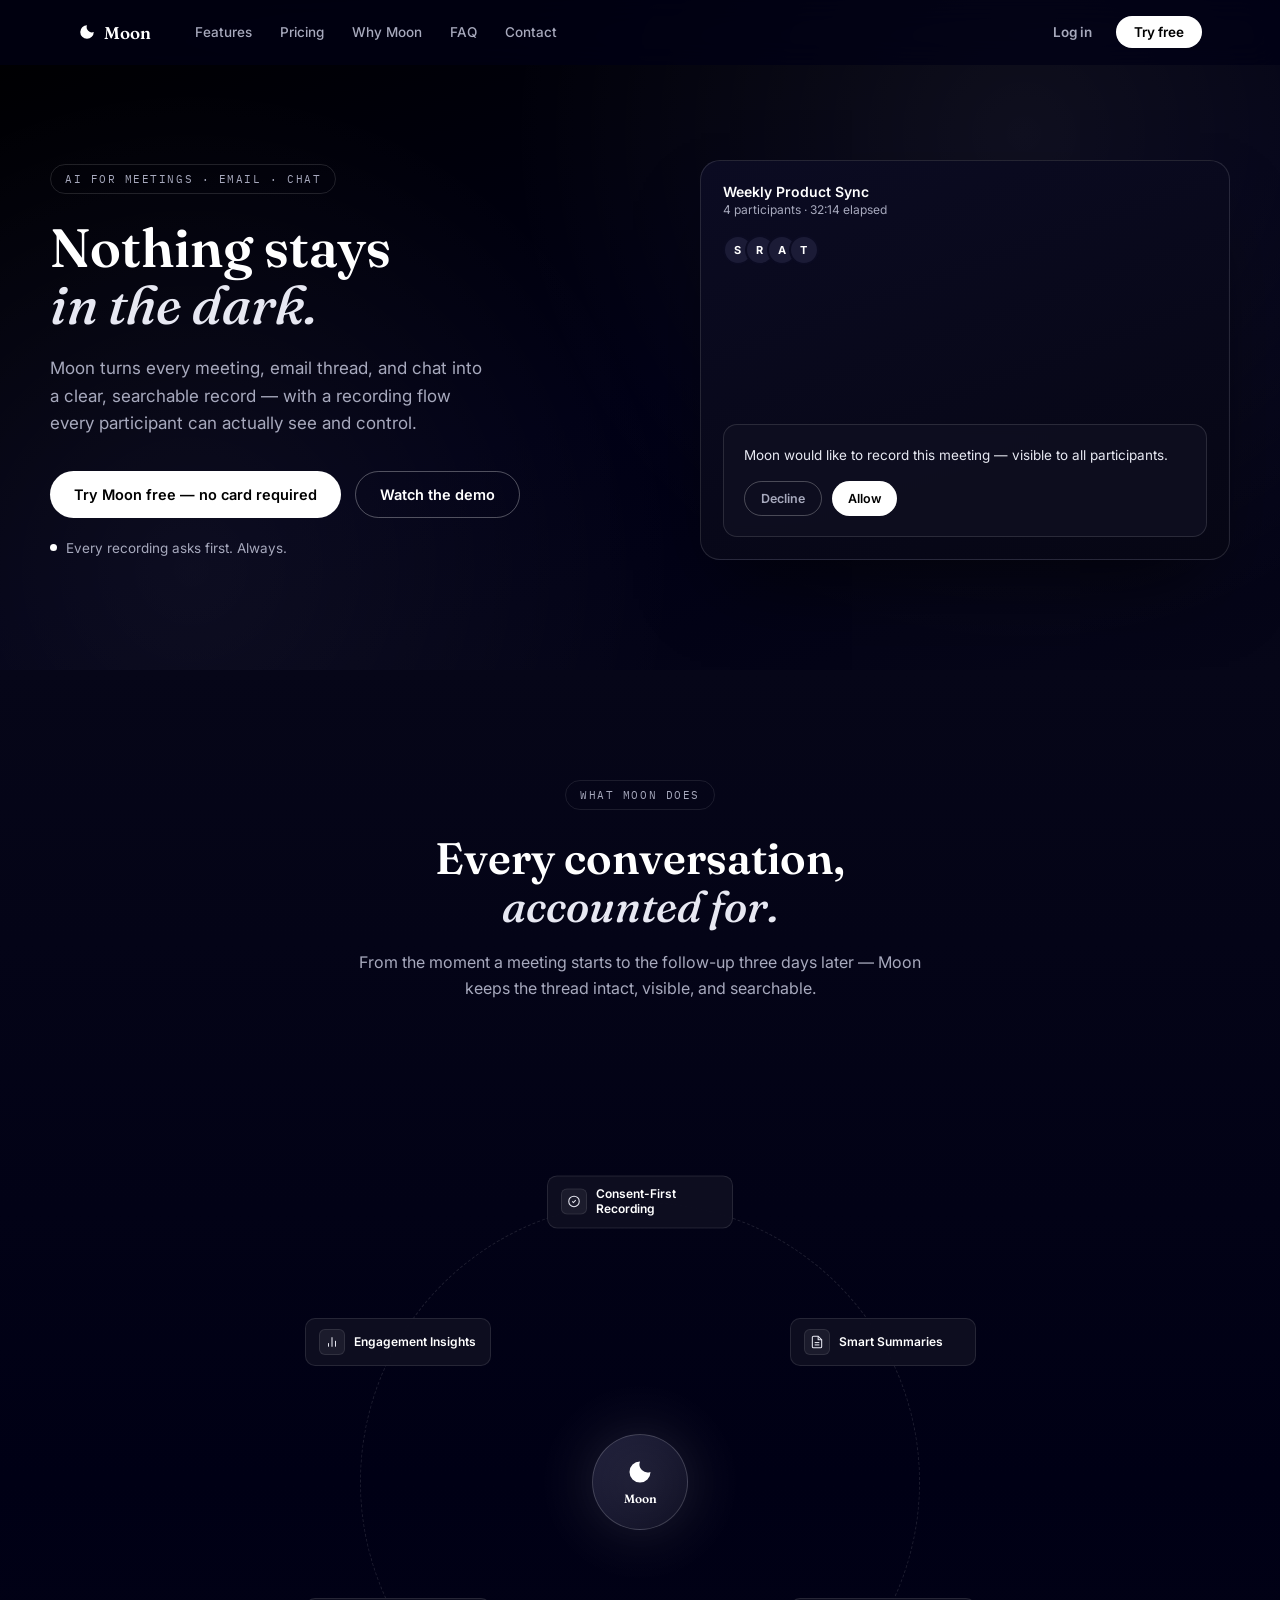
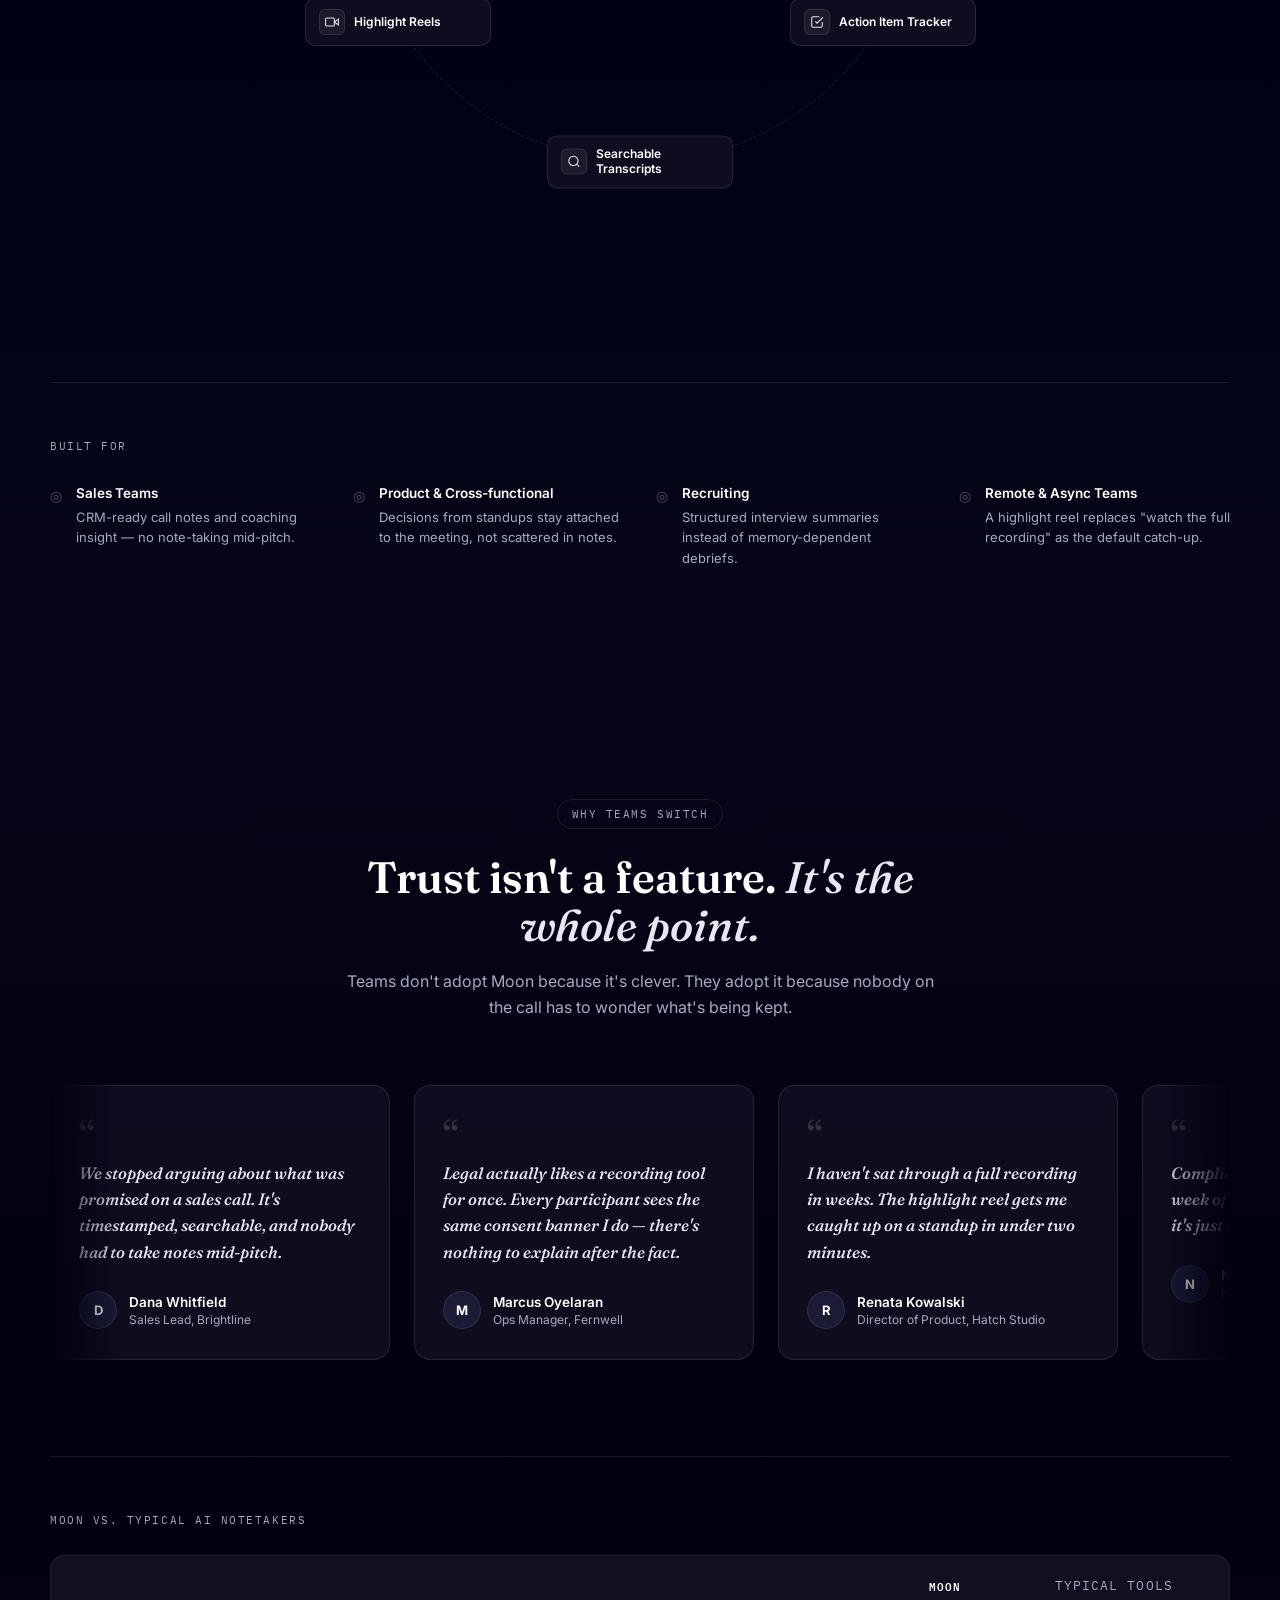
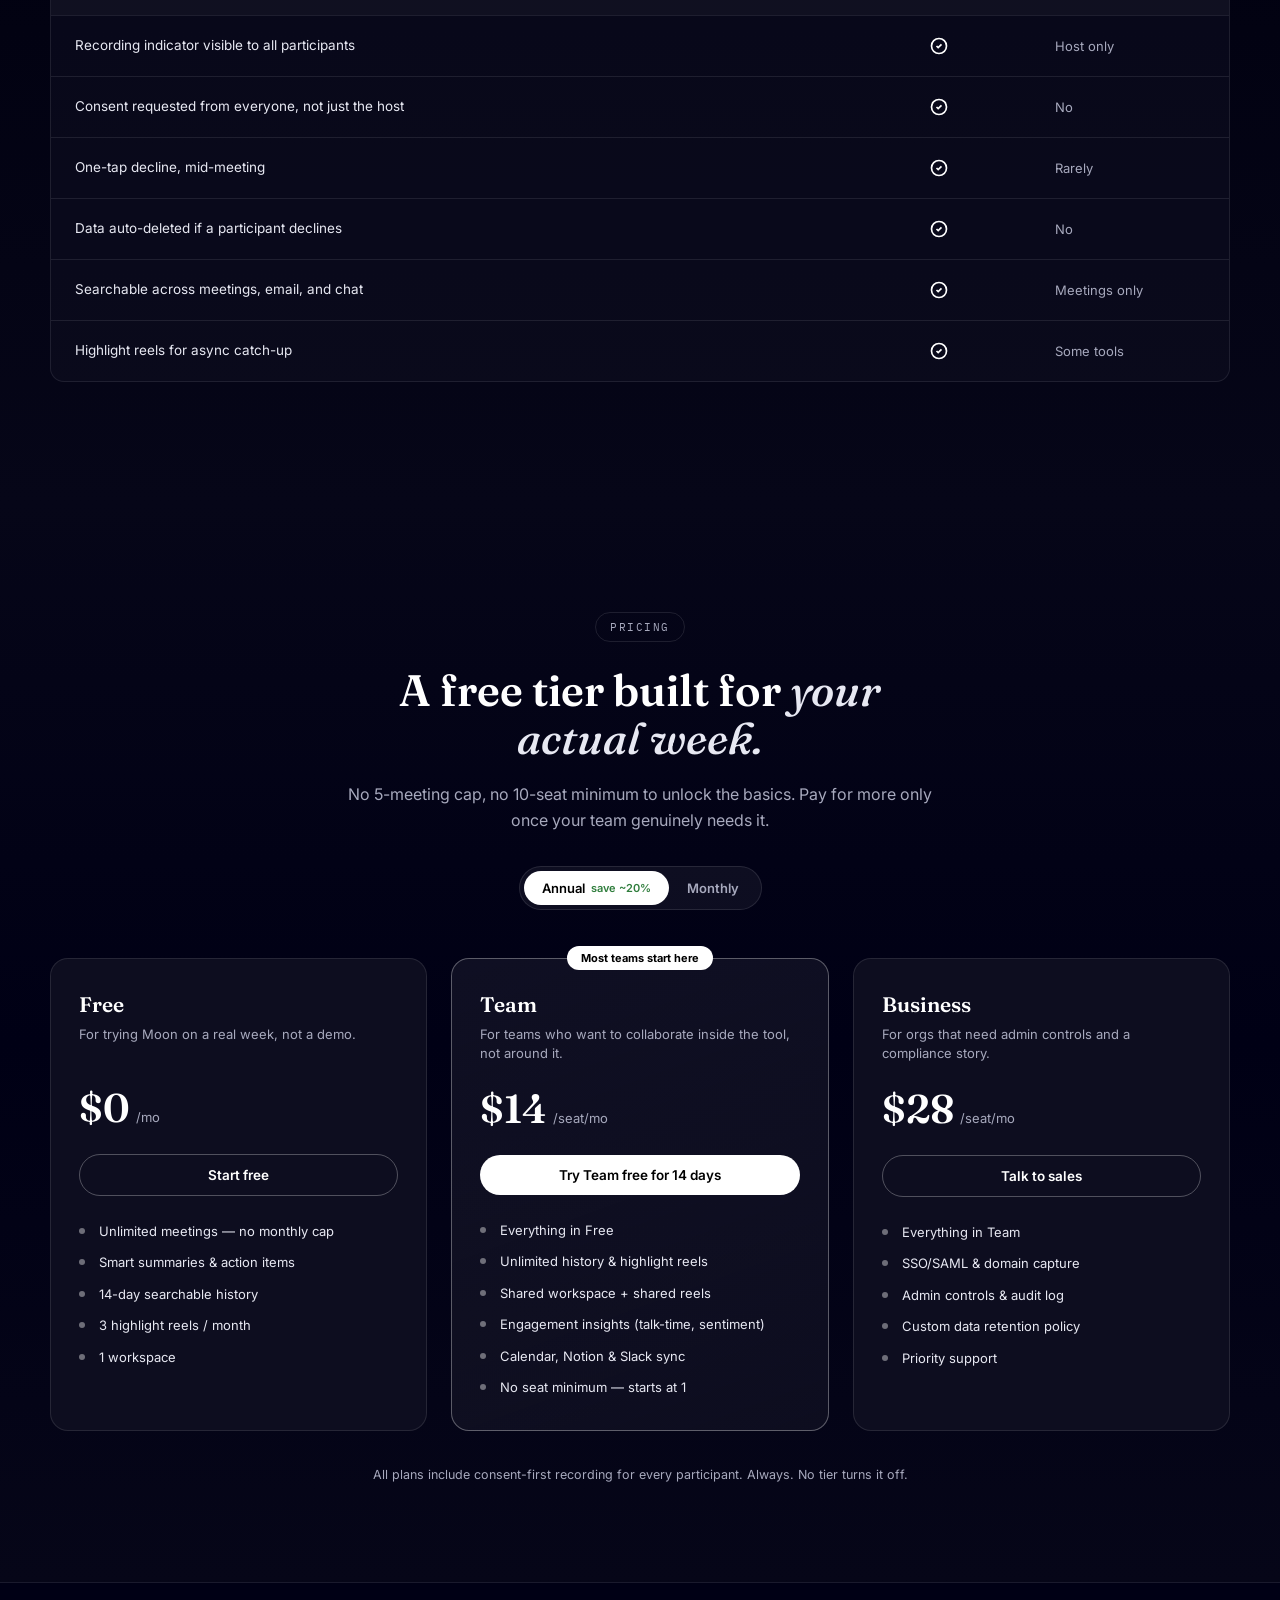
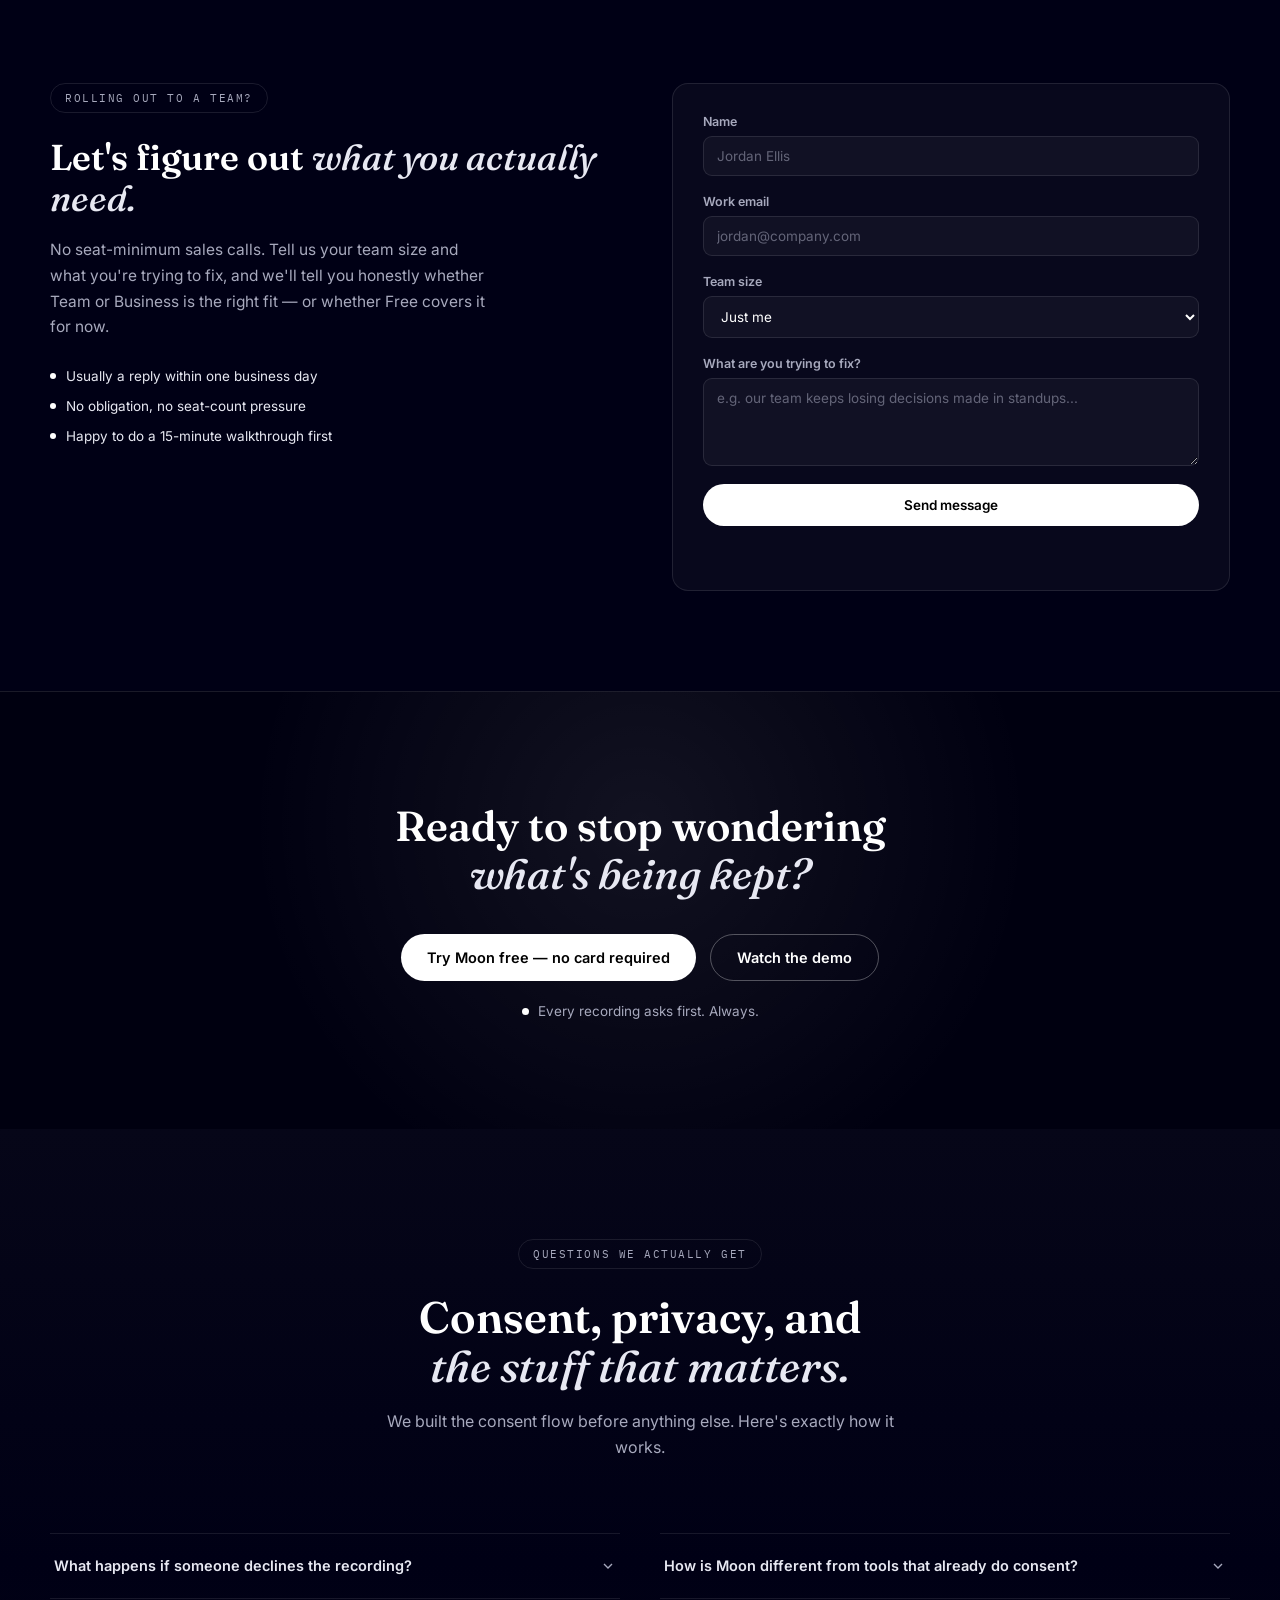
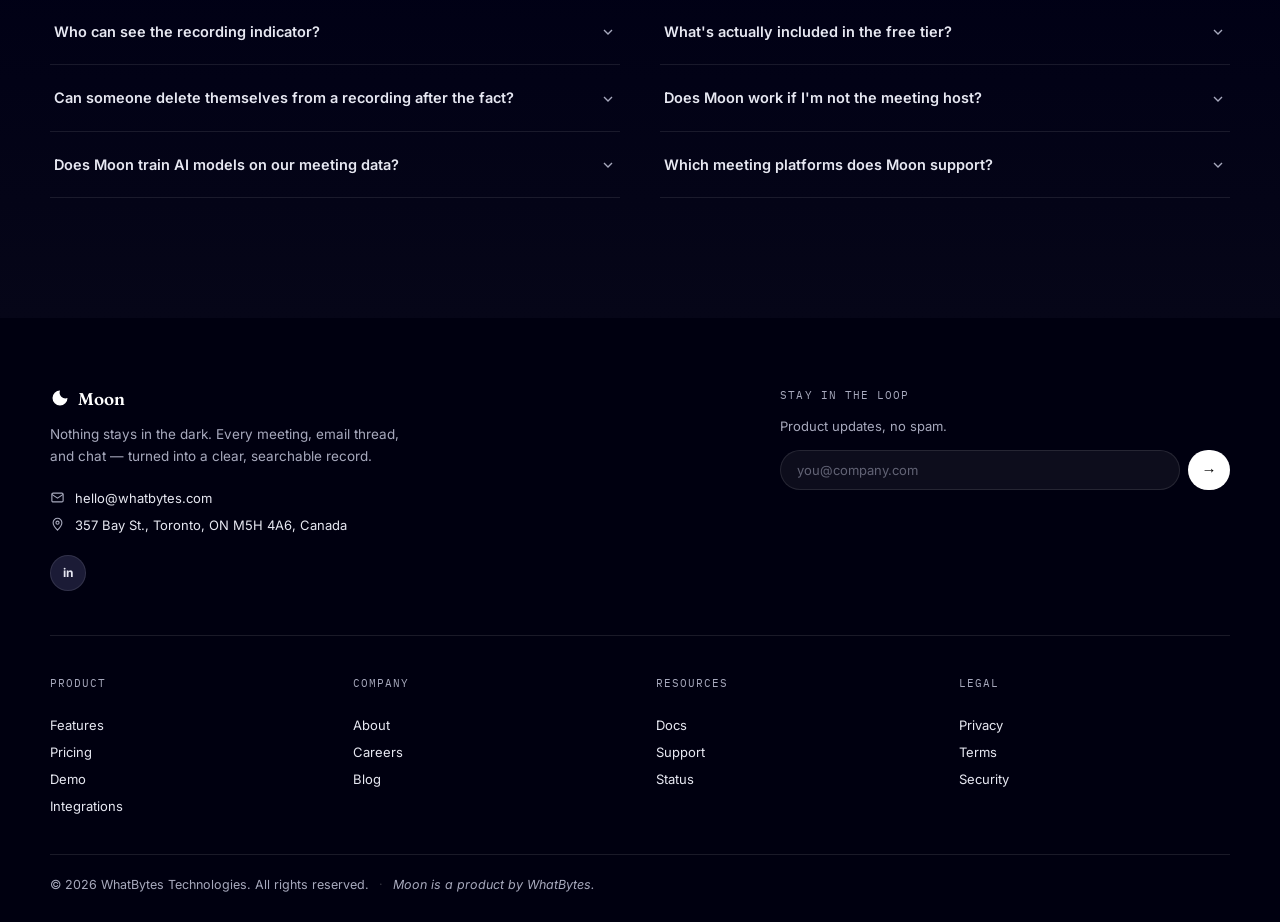
<file: index.html>
<!DOCTYPE html>
<html lang="en">
<head>
  <meta charset="UTF-8">
  <meta name="viewport" content="width=device-width, initial-scale=1.0">
  <meta name="description" content="Moon turns every meeting, email thread, and chat into a clear, searchable record — with a recording flow every participant can actually see and control.">
  <title>Moon — Nothing stays in the dark.</title>
  <style>
    /* Global reset / base — keeps sections stitched flush */
    *, *::before, *::after { box-sizing: border-box; }
    html { scroll-behavior: smooth; }
    body {
      margin: 0;
      padding: 0;
      background: #000015;
      -webkit-font-smoothing: antialiased;
      -moz-osx-font-smoothing: grayscale;
    }
    /* Push hero content below sticky nav */
    #mhHero { padding-top: calc(96px + 64px); }
    /* Offset anchor targets so sticky nav doesn't cover them */
    [id] { scroll-margin-top: 80px; }
  </style>
</head>
<body>



<!-- ===================== NAVBAR ===================== -->
<header class="mnav-header" id="mnavHeader">
  <div class="mnav-wrap">
    <a class="mnav-logo" href="#">
      <svg width="18" height="18" viewBox="0 0 24 24"><path d="M12 3a9 9 0 1 0 9 9 7 7 0 0 1-9-9z" fill="#fff"/></svg>
      <span>Moon</span>
    </a>

    <nav class="mnav-links" id="mnavLinks" aria-label="Primary navigation">
      <a href="#mfFeatures">Features</a>
      <a href="#mprPricing">Pricing</a>
      <a href="#msSocial">Why Moon</a>
      <a href="#mfaqSection">FAQ</a>
      <a href="#mcoContact">Contact</a>
    </nav>

    <div class="mnav-actions">
      <a href="#" class="mnav-btn-ghost">Log in</a>
      <a href="#" class="mnav-btn-primary">Try free</a>
    </div>

    <button class="mnav-burger" id="mnavBurger" aria-label="Open menu" aria-expanded="false" aria-controls="mnavLinks">
      <span></span><span></span><span></span>
    </button>
  </div>
</header>

<style>
@import url('https://fonts.googleapis.com/css2?family=Fraunces:ital,opsz,wght@0,9..144,600;1,9..144,500&family=Inter:wght@400;500;600;700&family=IBM+Plex+Mono:wght@500&display=swap');

.mnav-header {
  --line: rgba(255,255,255,0.1);
  --white: #fff;
  --muted: #A7A9BD;
  position: fixed;
  top: 0; left: 0; right: 0;
  z-index: 100;
  background: rgba(0, 0, 21, 0.72);
  backdrop-filter: blur(14px);
  -webkit-backdrop-filter: blur(14px);
  border-bottom: 1px solid transparent;
  transition: border-color 0.3s ease, background 0.3s ease;
  font-family: 'Inter', sans-serif;
  box-sizing: border-box;
}
.mnav-header * { box-sizing: border-box; }

.mnav-header.mnav-scrolled {
  background: rgba(0, 0, 21, 0.92);
  border-bottom-color: var(--line);
}

.mnav-wrap {
  max-width: 1180px;
  margin: 0 auto;
  padding: 0 28px;
  height: 64px;
  display: flex;
  align-items: center;
  gap: 32px;
}

.mnav-logo {
  display: flex;
  align-items: center;
  gap: 8px;
  font-family: 'Fraunces', serif;
  font-weight: 600;
  font-size: 17px;
  color: var(--white);
  text-decoration: none;
  flex-shrink: 0;
}
.mnav-logo:hover { opacity: 0.85; }

.mnav-links {
  display: flex;
  align-items: center;
  gap: 4px;
  flex: 1;
}
.mnav-links a {
  font-size: 13.5px;
  font-weight: 500;
  color: var(--muted);
  text-decoration: none;
  padding: 7px 12px;
  border-radius: 999px;
  transition: color 0.2s ease, background 0.2s ease;
}
.mnav-links a:hover {
  color: var(--white);
  background: rgba(255,255,255,0.06);
}

.mnav-actions {
  display: flex;
  align-items: center;
  gap: 8px;
  flex-shrink: 0;
}
.mnav-btn-ghost {
  font-size: 13.5px;
  font-weight: 600;
  color: var(--muted);
  text-decoration: none;
  padding: 8px 16px;
  border-radius: 999px;
  transition: color 0.2s ease;
}
.mnav-btn-ghost:hover { color: var(--white); }

.mnav-btn-primary {
  font-size: 13.5px;
  font-weight: 600;
  color: #000;
  background: var(--white);
  text-decoration: none;
  padding: 8px 18px;
  border-radius: 999px;
  transition: transform 0.2s ease, opacity 0.2s ease;
}
.mnav-btn-primary:hover { transform: translateY(-1px); opacity: 0.92; }

/* Burger (mobile only) */
.mnav-burger {
  display: none;
  flex-direction: column;
  justify-content: center;
  gap: 5px;
  width: 36px; height: 36px;
  background: transparent;
  border: none;
  cursor: pointer;
  padding: 6px;
  margin-left: auto;
}
.mnav-burger span {
  display: block;
  height: 1.5px;
  background: var(--white);
  border-radius: 2px;
  transition: transform 0.25s ease, opacity 0.25s ease;
}

/* open state */
.mnav-header.mnav-open .mnav-burger span:nth-child(1) { transform: translateY(6.5px) rotate(45deg); }
.mnav-header.mnav-open .mnav-burger span:nth-child(2) { opacity: 0; }
.mnav-header.mnav-open .mnav-burger span:nth-child(3) { transform: translateY(-6.5px) rotate(-45deg); }

@media (max-width: 860px) {
  .mnav-burger { display: flex; }
  .mnav-actions { display: none; }

  .mnav-links {
    position: fixed;
    top: 64px; left: 0; right: 0;
    flex-direction: column;
    align-items: flex-start;
    gap: 0;
    background: rgba(0,0,21,0.97);
    backdrop-filter: blur(16px);
    -webkit-backdrop-filter: blur(16px);
    border-bottom: 1px solid var(--line);
    padding: 16px 18px 24px;
    transform: translateY(-110%);
    opacity: 0;
    pointer-events: none;
    transition: transform 0.35s cubic-bezier(.2,.8,.2,1), opacity 0.25s ease;
  }
  .mnav-header.mnav-open .mnav-links {
    transform: translateY(0);
    opacity: 1;
    pointer-events: auto;
  }
  .mnav-links a {
    width: 100%;
    padding: 13px 14px;
    font-size: 15px;
    border-radius: 10px;
  }
  .mnav-links::after {
    content: '';
    display: block;
    height: 1px;
    background: var(--line);
    margin: 10px 14px 14px;
    width: calc(100% - 28px);
  }
}

@media (max-width: 480px) {
  .mnav-wrap { padding: 0 18px; }
}
</style>

<script>
(function(){
  var header = document.getElementById('mnavHeader');
  var burger = document.getElementById('mnavBurger');

  // Scroll state
  window.addEventListener('scroll', function(){
    if(window.scrollY > 20){
      header.classList.add('mnav-scrolled');
    } else {
      header.classList.remove('mnav-scrolled');
    }
  }, { passive: true });

  // Mobile menu toggle
  burger.addEventListener('click', function(){
    var isOpen = header.classList.toggle('mnav-open');
    burger.setAttribute('aria-expanded', isOpen ? 'true' : 'false');
  });

  // Close on nav link click (mobile)
  document.querySelectorAll('.mnav-links a').forEach(function(link){
    link.addEventListener('click', function(){
      header.classList.remove('mnav-open');
      burger.setAttribute('aria-expanded', 'false');
    });
  });
})();
</script>

<!-- ===================== HERO ===================== -->
<section class="mh-hero" id="mhHero">
  <div class="mh-bg-glow"></div>
  <div class="mh-wrap">
    <div class="mh-copy">
      <span class="mh-eyebrow">AI FOR MEETINGS · EMAIL · CHAT</span>
      <h1 class="mh-headline">Nothing stays<br><em>in the dark.</em></h1>
      <p class="mh-sub">Moon turns every meeting, email thread, and chat into a clear, searchable record — with a recording flow every participant can actually see and control.</p>
      <div class="mh-ctas">
        <a href="#" class="mh-btn mh-btn-primary">Try Moon free — no card required</a>
        <a href="#" class="mh-btn mh-btn-ghost">Watch the demo</a>
      </div>
      <div class="mh-trust"><span class="mh-trust-dot"></span>Every recording asks first. Always.</div>
    </div>

    <div class="mh-stage">
      <div class="mh-call" id="mhCall">
        <div class="mh-call-head">
          <div>
            <div class="mh-call-title">Weekly Product Sync</div>
            <div class="mh-call-sub">4 participants · 32:14 elapsed</div>
          </div>
          <div class="mh-rec-pill" id="mhRecPill"><span class="mh-rec-dot"></span><span>Recording — visible to everyone</span></div>
        </div>

        <div class="mh-avatars">
          <div class="mh-av">S</div>
          <div class="mh-av">R</div>
          <div class="mh-av">A</div>
          <div class="mh-av">T</div>
        </div>

        <div class="mh-modal" id="mhModal">
          <p class="mh-modal-text">Moon would like to record this meeting — visible to all participants.</p>
          <div class="mh-modal-actions">
            <button class="mh-modal-decline">Decline</button>
            <button class="mh-modal-allow" id="mhAllowBtn">Allow</button>
          </div>
          <div class="mh-cursor" id="mhCursor"></div>
        </div>

        <div class="mh-assistant" id="mhAssistant">
          <div class="mh-assistant-head">
            <svg width="16" height="16" viewBox="0 0 24 24"><path d="M12 3a9 9 0 1 0 9 9 7 7 0 0 1-9-9z" fill="#fff"/></svg>
            <span>Moon</span>
          </div>
          <div class="mh-assistant-msg" id="mhMsg"></div>
          <div class="mh-options" id="mhOptions">
            <div class="mh-option">Watch highlight reel</div>
            <div class="mh-option">Flashcards from past meetings</div>
            <div class="mh-option">Pending tasks</div>
          </div>
        </div>
      </div>
    </div>
  </div>
</section>

<style>
@import url('https://fonts.googleapis.com/css2?family=Fraunces:ital,opsz,wght@0,9..144,600;0,9..144,700;1,9..144,500&family=Inter:wght@400;500;600;700&family=IBM+Plex+Mono:wght@500&display=swap');

.mh-hero{
  --navy:#000015;
  --navy2:#0B0B22;
  --line:rgba(255,255,255,0.12);
  --white:#FFFFFF;
  --muted:#A7A9BD;
  position:relative;
  background:
    radial-gradient(circle at 80% 20%, rgba(255,255,255,0.06), transparent 45%),
    linear-gradient(160deg, #000000 0%, var(--navy) 55%, #060618 100%);
  padding:96px 28px 110px;
  overflow:hidden;
  font-family:'Inter',sans-serif;
  box-sizing:border-box;
}
.mh-hero *{box-sizing:border-box;}
.mh-bg-glow{
  position:absolute; inset:0; pointer-events:none;
  background:radial-gradient(circle at 15% 85%, rgba(255,255,255,0.05), transparent 40%);
}
.mh-wrap{
  position:relative; z-index:1;
  max-width:1180px; margin:0 auto;
  display:grid; grid-template-columns:1.05fr 0.95fr; gap:64px; align-items:center;
}
.mh-eyebrow{
  display:inline-block; font-family:'IBM Plex Mono',monospace; font-size:11px; letter-spacing:0.14em;
  color:var(--muted); border:1px solid var(--line); padding:7px 14px; border-radius:999px; margin-bottom:26px;
}
.mh-headline{
  font-family:'Fraunces',serif; font-weight:600; font-size:54px; line-height:1.05; color:var(--white);
  margin:0 0 22px;
}
.mh-headline em{ font-style:italic; font-weight:500; color:#E7E8F2; }
.mh-sub{
  font-size:17px; line-height:1.6; color:var(--muted); max-width:440px; margin:0 0 34px;
}
.mh-ctas{ display:flex; gap:14px; flex-wrap:wrap; margin-bottom:22px; }
.mh-btn{
  display:inline-flex; align-items:center; justify-content:center; padding:14px 24px; border-radius:999px;
  font-family:'Inter',sans-serif; font-weight:600; font-size:14.5px; text-decoration:none; transition:transform .2s ease, opacity .2s ease;
  white-space:nowrap;
}
.mh-btn:hover{ transform:translateY(-2px); }
.mh-btn-primary{ background:var(--white); color:#000; }
.mh-btn-ghost{ background:transparent; color:var(--white); border:1px solid rgba(255,255,255,0.3); }
.mh-trust{ display:flex; align-items:center; gap:9px; font-size:13.5px; color:var(--muted); }
.mh-trust-dot{
  width:7px; height:7px; border-radius:50%; background:#fff;
  box-shadow:0 0 0 0 rgba(255,255,255,0.5); animation:mhPulse 2s infinite;
}

/* ---- stage / call card ---- */
.mh-stage{ position:relative; }
.mh-call{
  background:linear-gradient(160deg, var(--navy2), #060614);
  border:1px solid var(--line); border-radius:20px; padding:22px;
  box-shadow:0 40px 80px -30px rgba(0,0,0,0.7);
  position:relative; min-height:400px; overflow:hidden;
}
.mh-call-head{ display:flex; justify-content:space-between; align-items:flex-start; margin-bottom:18px; gap:10px; flex-wrap:wrap; }
.mh-call-title{ font-size:14px; font-weight:600; color:var(--white); }
.mh-call-sub{ font-size:12px; color:var(--muted); margin-top:2px; }
.mh-rec-pill{
  display:flex; align-items:center; gap:7px; background:rgba(255,255,255,0.06); border:1px solid var(--line);
  color:#E7E8F2; padding:6px 11px; border-radius:999px; font-size:11px; font-weight:600;
  opacity:0; transition:opacity .5s ease;
}
.mh-rec-pill.mh-show{ opacity:1; }
.mh-rec-dot{ width:7px; height:7px; border-radius:50%; background:#fff; animation:mhPulse 1.7s infinite; }
.mh-avatars{ display:flex; margin-bottom:18px; }
.mh-av{
  width:30px; height:30px; border-radius:50%; background:#1B1B36; border:2px solid var(--navy2); margin-left:-8px;
  display:flex; align-items:center; justify-content:center; font-size:11px; font-weight:700; color:#fff;
}
.mh-av:first-child{ margin-left:0; }

/* ---- consent modal ---- */
.mh-modal{
  position:absolute; left:22px; right:22px; bottom:22px;
  background:rgba(15,15,32,0.92); backdrop-filter:blur(6px);
  border:1px solid var(--line); border-radius:14px; padding:20px;
  transform:translateY(140%); opacity:0; transition:transform .55s cubic-bezier(.2,.8,.2,1), opacity .4s ease;
}
.mh-modal.mh-show{ transform:translateY(0); opacity:1; }
.mh-modal-text{ font-size:13.5px; color:#E7E8F2; margin:0 0 16px; line-height:1.5; }
.mh-modal-actions{ display:flex; gap:10px; }
.mh-modal-decline, .mh-modal-allow{
  font-family:'Inter',sans-serif; font-size:12.5px; font-weight:600; padding:9px 16px; border-radius:999px; cursor:pointer; border:none;
}
.mh-modal-decline{ background:transparent; border:1px solid rgba(255,255,255,0.25); color:var(--muted); }
.mh-modal-allow{ background:var(--white); color:#000; position:relative; }
.mh-modal-allow.mh-clicked{ animation:mhClick .25s ease; }
.mh-cursor{
  position:absolute; width:14px; height:14px; border-radius:50%;
  background:rgba(255,255,255,0.9); box-shadow:0 0 0 4px rgba(255,255,255,0.15);
  opacity:0; pointer-events:none; transition:left .9s cubic-bezier(.4,0,.2,1), top .9s cubic-bezier(.4,0,.2,1), opacity .3s ease;
  z-index:5;
}
.mh-cursor.mh-show{ opacity:1; }

/* ---- assistant panel ---- */
.mh-assistant{
  position:absolute; top:108px; right:0; bottom:0; width:78%;
  background:linear-gradient(160deg, #0E0E26, #050512);
  border-left:1px solid var(--line); border-top:1px solid var(--line); padding:20px;
  transform:translateX(100%); transition:transform .6s cubic-bezier(.2,.8,.2,1);
}
.mh-assistant.mh-show{ transform:translateX(0); }
.mh-assistant-head{ display:flex; align-items:center; gap:8px; color:#fff; font-weight:600; font-size:13px; margin-bottom:22px; }
.mh-assistant-msg{
  font-family:'Fraunces',serif; font-style:italic; font-size:19px; color:#fff; min-height:32px; margin-bottom:24px;
}
.mh-assistant-msg::after{ content:''; }
.mh-options{ display:flex; flex-direction:column; gap:10px; }
.mh-option{
  background:rgba(255,255,255,0.05); border:1px solid var(--line); border-radius:10px; padding:12px 14px;
  font-size:12.5px; color:#E7E8F2; opacity:0; transform:translateY(8px); transition:opacity .4s ease, transform .4s ease, background .2s ease;
}
.mh-option:hover{ background:rgba(255,255,255,0.09); }
.mh-option.mh-show{ opacity:1; transform:translateY(0); }

@keyframes mhPulse{
  0%{ box-shadow:0 0 0 0 rgba(255,255,255,0.45); }
  70%{ box-shadow:0 0 0 9px rgba(255,255,255,0); }
  100%{ box-shadow:0 0 0 0 rgba(255,255,255,0); }
}
@keyframes mhClick{
  0%{ transform:scale(1); } 50%{ transform:scale(0.92); } 100%{ transform:scale(1); }
}

@media (max-width:900px){
  .mh-wrap{ grid-template-columns:1fr; gap:48px; }
  .mh-headline{ font-size:38px; }
  .mh-call{ min-height:360px; }
}
@media (max-width:480px){
  .mh-hero{ padding:72px 18px 80px; }
  .mh-headline{ font-size:32px; }
  .mh-btn{ width:100%; }
  .mh-ctas{ flex-direction:column; }
}
</style>

<script>
(function(){
  var call = document.getElementById('mhCall');
  var modal = document.getElementById('mhModal');
  var cursor = document.getElementById('mhCursor');
  var allowBtn = document.getElementById('mhAllowBtn');
  var recPill = document.getElementById('mhRecPill');
  var assistant = document.getElementById('mhAssistant');
  var msgEl = document.getElementById('mhMsg');
  var optionsWrap = document.getElementById('mhOptions');
  var options = optionsWrap.querySelectorAll('.mh-option');

  var message = "Hey — what do you need?";

  function resetStage(){
    modal.classList.remove('mh-show');
    cursor.classList.remove('mh-show');
    allowBtn.classList.remove('mh-clicked');
    recPill.classList.remove('mh-show');
    assistant.classList.remove('mh-show');
    msgEl.textContent = '';
    options.forEach(function(o){ o.classList.remove('mh-show'); });
  }

  function typeMessage(text, el, speed, cb){
    var i = 0;
    function step(){
      if(i <= text.length){
        el.textContent = text.slice(0, i);
        i++;
        setTimeout(step, speed);
      } else if (cb) { cb(); }
    }
    step();
  }

  function placeCursorOnAllow(){
    var callRect = call.getBoundingClientRect();
    var btnRect = allowBtn.getBoundingClientRect();
    cursor.style.left = (btnRect.left - callRect.left + btnRect.width/2 - 7) + 'px';
    cursor.style.top = (btnRect.top - callRect.top - 30) + 'px';
    cursor.classList.add('mh-show');
    requestAnimationFrame(function(){
      requestAnimationFrame(function(){
        cursor.style.left = (btnRect.left - callRect.left + btnRect.width/2 - 7) + 'px';
        cursor.style.top = (btnRect.top - callRect.top + btnRect.height/2 - 7) + 'px';
      });
    });
  }

  function runLoop(){
    resetStage();
    setTimeout(function(){ modal.classList.add('mh-show'); }, 600);
    setTimeout(function(){ placeCursorOnAllow(); }, 1500);
    setTimeout(function(){
      allowBtn.classList.add('mh-clicked');
      modal.classList.remove('mh-show');
      cursor.classList.remove('mh-show');
    }, 2500);
    setTimeout(function(){ recPill.classList.add('mh-show'); }, 2950);
    setTimeout(function(){ assistant.classList.add('mh-show'); }, 3600);
    setTimeout(function(){ typeMessage(message, msgEl, 35); }, 4200);
    setTimeout(function(){
      options.forEach(function(o, idx){
        setTimeout(function(){ o.classList.add('mh-show'); }, idx * 150);
      });
    }, 5600);
    setTimeout(runLoop, 9200);
  }

  // pause loop when off-screen to save resources
  var started = false;
  var obs = new IntersectionObserver(function(entries){
    entries.forEach(function(e){
      if(e.isIntersecting && !started){ started = true; runLoop(); }
    });
  }, { threshold: 0.2 });
  obs.observe(call);
})();
</script>

<!-- ===================== FEATURES ===================== -->
<section class="mf-features" id="mfFeatures">
  <div class="mf-wrap">

    <div class="mf-header">
      <span class="mf-eyebrow">WHAT MOON DOES</span>
      <h2 class="mf-headline">Every conversation, <em>accounted for.</em></h2>
      <p class="mf-sub">From the moment a meeting starts to the follow-up three days later — Moon keeps the thread intact, visible, and searchable.</p>
    </div>

    <div class="mf-orbit-scene">
      <div class="mf-orbit-ring"></div>

      <div class="mf-moon-center">
        <div class="mf-moon-glow"></div>
        <div class="mf-moon-core">
          <svg width="28" height="28" viewBox="0 0 24 24"><path d="M12 3a9 9 0 1 0 9 9 7 7 0 0 1-9-9z" fill="#fff"/></svg>
          <span>Moon</span>
        </div>
      </div>

      <!-- 12 o'clock -->
      <div class="mf-feat mf-feat--12">
        <div class="mf-feat-inner">
          <div class="mf-feat-icon"><svg width="14" height="14" viewBox="0 0 24 24" fill="none" stroke="currentColor" stroke-width="1.8"><circle cx="12" cy="12" r="9"/><path d="M9 12l2 2 4-4"/></svg></div>
          <div class="mf-feat-title">Consent-First Recording</div>
        </div>
        <div class="mf-feat-desc">Visible indicator + one-tap opt-out for every participant, every time.</div>
      </div>

      <!-- 2 o'clock -->
      <div class="mf-feat mf-feat--2">
        <div class="mf-feat-inner">
          <div class="mf-feat-icon"><svg width="14" height="14" viewBox="0 0 24 24" fill="none" stroke="currentColor" stroke-width="1.8"><path d="M14 2H6a2 2 0 0 0-2 2v16a2 2 0 0 0 2 2h12a2 2 0 0 0 2-2V8z"/><polyline points="14 2 14 8 20 8"/><line x1="16" y1="13" x2="8" y2="13"/><line x1="16" y1="17" x2="8" y2="17"/></svg></div>
          <div class="mf-feat-title">Smart Summaries</div>
        </div>
        <div class="mf-feat-desc">Decisions & next steps, exportable to Notion or doc in one click.</div>
      </div>

      <!-- 4 o'clock -->
      <div class="mf-feat mf-feat--4">
        <div class="mf-feat-inner">
          <div class="mf-feat-icon"><svg width="14" height="14" viewBox="0 0 24 24" fill="none" stroke="currentColor" stroke-width="1.8"><polyline points="9 11 12 14 22 4"/><path d="M21 12v7a2 2 0 0 1-2 2H5a2 2 0 0 1-2-2V5a2 2 0 0 1 2-2h11"/></svg></div>
          <div class="mf-feat-title">Action Item Tracker</div>
        </div>
        <div class="mf-feat-desc">Auto-detected tasks, assigned to an owner and synced to your team's tools.</div>
      </div>

      <!-- 6 o'clock -->
      <div class="mf-feat mf-feat--6">
        <div class="mf-feat-inner">
          <div class="mf-feat-icon"><svg width="14" height="14" viewBox="0 0 24 24" fill="none" stroke="currentColor" stroke-width="1.8"><circle cx="11" cy="11" r="8"/><line x1="21" y1="21" x2="16.65" y2="16.65"/></svg></div>
          <div class="mf-feat-title">Searchable Transcripts</div>
        </div>
        <div class="mf-feat-desc">Jump to any moment said, across every meeting you've ever had.</div>
      </div>

      <!-- 8 o'clock -->
      <div class="mf-feat mf-feat--8">
        <div class="mf-feat-inner">
          <div class="mf-feat-icon"><svg width="14" height="14" viewBox="0 0 24 24" fill="none" stroke="currentColor" stroke-width="1.8"><polygon points="23 7 16 12 23 17 23 7"/><rect x="1" y="5" width="15" height="14" rx="2" ry="2"/></svg></div>
          <div class="mf-feat-title">Highlight Reels</div>
        </div>
        <div class="mf-feat-desc">2-min auto recap of any meeting, shareable in one click.</div>
      </div>

      <!-- 10 o'clock -->
      <div class="mf-feat mf-feat--10">
        <div class="mf-feat-inner">
          <div class="mf-feat-icon"><svg width="14" height="14" viewBox="0 0 24 24" fill="none" stroke="currentColor" stroke-width="1.8"><path d="M18 20V10"/><path d="M12 20V4"/><path d="M6 20v-6"/></svg></div>
          <div class="mf-feat-title">Engagement Insights</div>
        </div>
        <div class="mf-feat-desc">Talk-time & sentiment trends so teams run better meetings.</div>
      </div>

    </div>

    <!-- Use cases -->
    <div class="mf-usecases">
      <div class="mf-usecases-label">BUILT FOR</div>
      <div class="mf-usecases-grid">
        <div class="mf-usecase"><span class="mf-usecase-icon">◎</span><div><div class="mf-usecase-title">Sales Teams</div><div class="mf-usecase-desc">CRM-ready call notes and coaching insight — no note-taking mid-pitch.</div></div></div>
        <div class="mf-usecase"><span class="mf-usecase-icon">◎</span><div><div class="mf-usecase-title">Product & Cross-functional</div><div class="mf-usecase-desc">Decisions from standups stay attached to the meeting, not scattered in notes.</div></div></div>
        <div class="mf-usecase"><span class="mf-usecase-icon">◎</span><div><div class="mf-usecase-title">Recruiting</div><div class="mf-usecase-desc">Structured interview summaries instead of memory-dependent debriefs.</div></div></div>
        <div class="mf-usecase"><span class="mf-usecase-icon">◎</span><div><div class="mf-usecase-title">Remote & Async Teams</div><div class="mf-usecase-desc">A highlight reel replaces "watch the full recording" as the default catch-up.</div></div></div>
      </div>
    </div>

  </div>
</section>

<style>
@import url('https://fonts.googleapis.com/css2?family=Fraunces:ital,opsz,wght@0,9..144,600;1,9..144,500&family=Inter:wght@400;500;600;700&family=IBM+Plex+Mono:wght@500&display=swap');

.mf-features {
  --navy: #000015;
  --line: rgba(255,255,255,0.09);
  --white: #fff;
  --muted: #A7A9BD;
  background: linear-gradient(180deg, #060618 0%, var(--navy) 50%, #060618 100%);
  padding: 110px 28px 120px;
  font-family: 'Inter', sans-serif;
  box-sizing: border-box;
}
.mf-features * { box-sizing: border-box; }
.mf-wrap { max-width: 1180px; margin: 0 auto; }

.mf-header { text-align: center; max-width: 600px; margin: 0 auto 80px; }
.mf-eyebrow {
  display: inline-block; font-family: 'IBM Plex Mono', monospace;
  font-size: 11px; letter-spacing: 0.14em; color: var(--muted);
  border: 1px solid var(--line); padding: 7px 14px; border-radius: 999px; margin-bottom: 24px;
}
.mf-headline { font-family: 'Fraunces', serif; font-weight: 600; font-size: 44px; line-height: 1.1; color: var(--white); margin: 0 0 18px; }
.mf-headline em { font-style: italic; font-weight: 500; color: #E7E8F2; }
.mf-sub { font-size: 16px; line-height: 1.65; color: var(--muted); margin: 0; }

/* Orbit scene — 800x800 box, orbit radius 280px, center at 400,400 */
.mf-orbit-scene {
  position: relative;
  width: 800px;
  height: 800px;
  margin: 0 auto 100px;
}

.mf-orbit-ring {
  position: absolute;
  top: 50%; left: 50%;
  width: 560px; height: 560px;
  margin-top: -280px; margin-left: -280px;
  border-radius: 50%;
  border: 1px dashed rgba(255,255,255,0.11);
  pointer-events: none;
}

.mf-moon-center {
  position: absolute; top: 50%; left: 50%;
  transform: translate(-50%, -50%);
  z-index: 2;
}
.mf-moon-glow {
  position: absolute; top: 50%; left: 50%;
  transform: translate(-50%,-50%);
  width: 200px; height: 200px; border-radius: 50%;
  background: radial-gradient(circle, rgba(255,255,255,0.06) 0%, transparent 70%);
  pointer-events: none;
}
.mf-moon-core {
  width: 96px; height: 96px; border-radius: 50%;
  background: linear-gradient(135deg, #1a1a35, #0a0a1f);
  border: 1px solid rgba(255,255,255,0.18);
  display: flex; flex-direction: column; align-items: center; justify-content: center; gap: 5px;
  box-shadow: 0 0 40px rgba(255,255,255,0.05);
}
.mf-moon-core span { font-family: 'Fraunces', serif; font-size: 12px; font-weight: 600; color: #fff; }

/* Cards */
.mf-feat {
  position: absolute;
  width: 186px;
  background: rgba(14,14,32,0.95);
  border: 1px solid rgba(255,255,255,0.1);
  border-radius: 10px;
  padding: 10px 13px;
  cursor: default;
  transition: border-color 0.2s ease, box-shadow 0.2s ease;
}
.mf-feat:hover {
  border-color: rgba(255,255,255,0.26);
  box-shadow: 0 0 18px rgba(255,255,255,0.04);
}
.mf-feat-inner { display: flex; align-items: center; gap: 9px; }
.mf-feat-icon {
  width: 26px; height: 26px; border-radius: 6px;
  background: rgba(255,255,255,0.06); border: 1px solid rgba(255,255,255,0.09);
  display: flex; align-items: center; justify-content: center;
  color: #E7E8F2; flex-shrink: 0;
}
.mf-feat-title { font-size: 12px; font-weight: 600; color: #fff; line-height: 1.3; }
.mf-feat-desc {
  font-size: 11.5px; line-height: 1.55; color: var(--muted);
  max-height: 0; overflow: hidden; opacity: 0; margin-top: 0;
  transition: max-height 0.3s ease, opacity 0.3s ease, margin-top 0.3s ease;
}
.mf-feat:hover .mf-feat-desc { max-height: 60px; opacity: 1; margin-top: 8px; }

/*
  Clock positions — every card's CENTER sits exactly on the ring.
  Orbit r=280, scene center=(400,400). Point = center + r*(sin θ, -cos θ).
  Each card is anchored with translate(-50%,-50%) so its true midpoint
  (not its corner) lands on the point — this keeps all six equidistant
  from center and keeps hover-expand symmetric instead of shifting the card.

  12  (θ=0)   → (400.0, 120.0)
   2  (θ=60)  → (642.5, 260.0)
   4  (θ=120) → (642.5, 540.0)
   6  (θ=180) → (400.0, 680.0)
   8  (θ=240) → (157.5, 540.0)
  10  (θ=300) → (157.5, 260.0)
*/

.mf-feat {
  transform: translate(-50%, -50%);
}
.mf-feat--12 { left: 400px;   top: 120px; }
.mf-feat--2  { left: 642.5px; top: 260px; }
.mf-feat--4  { left: 642.5px; top: 540px; }
.mf-feat--6  { left: 400px;   top: 680px; }
.mf-feat--8  { left: 157.5px; top: 540px; }
.mf-feat--10 { left: 157.5px; top: 260px; }

/* Use cases */
.mf-usecases { border-top: 1px solid var(--line); padding-top: 56px; }
.mf-usecases-label { font-family: 'IBM Plex Mono', monospace; font-size: 11px; letter-spacing: 0.14em; color: var(--muted); margin-bottom: 32px; }
.mf-usecases-grid { display: grid; grid-template-columns: repeat(4,1fr); gap: 32px; }
.mf-usecase { display: flex; gap: 14px; align-items: flex-start; }
.mf-usecase-icon { font-size: 14px; color: rgba(255,255,255,0.3); flex-shrink: 0; margin-top: 2px; }
.mf-usecase-title { font-size: 13.5px; font-weight: 600; color: var(--white); margin-bottom: 6px; }
.mf-usecase-desc { font-size: 13px; line-height: 1.6; color: var(--muted); }

/* Responsive */
@media (max-width: 860px) {
  .mf-orbit-scene { width: 100%; height: auto; display: grid; grid-template-columns: 1fr 1fr; gap: 10px; margin-bottom: 48px; }
  .mf-orbit-ring, .mf-moon-center { display: none; }
  .mf-feat { position: relative; top: auto !important; left: auto !important; right: auto !important; bottom: auto !important; transform: none !important; width: 100%; }
  .mf-feat-desc { max-height: 60px; opacity: 1; margin-top: 8px; }
  .mf-usecases-grid { grid-template-columns: repeat(2,1fr); gap: 20px; }
  .mf-headline { font-size: 34px; }
}
@media (max-width: 480px) {
  .mf-features { padding: 72px 18px 80px; }
  .mf-orbit-scene { grid-template-columns: 1fr; }
  .mf-usecases-grid { grid-template-columns: 1fr; }
  .mf-headline { font-size: 28px; }
}
</style>

<!-- ===================== SOCIAL PROOF ===================== -->
<section class="ms-social" id="msSocial">
  <div class="ms-wrap">

    <div class="ms-header">
      <span class="ms-eyebrow">WHY TEAMS SWITCH</span>
      <h2 class="ms-headline">Trust isn't a feature. <em>It's the whole point.</em></h2>
      <p class="ms-sub">Teams don't adopt Moon because it's clever. They adopt it because nobody on the call has to wonder what's being kept.</p>
    </div>

    <div class="ms-test-frame">
      <div class="ms-test-track">

        <div class="ms-test-card">
          <div class="ms-test-quote-mark">&ldquo;</div>
          <p class="ms-test-quote">We stopped arguing about what was promised on a sales call. It's timestamped, searchable, and nobody had to take notes mid-pitch.</p>
          <div class="ms-test-foot">
            <div class="ms-avatar">D</div>
            <div>
              <div class="ms-test-name">Dana Whitfield</div>
              <div class="ms-test-role">Sales Lead, Brightline</div>
            </div>
          </div>
        </div>

        <div class="ms-test-card">
          <div class="ms-test-quote-mark">&ldquo;</div>
          <p class="ms-test-quote">Legal actually likes a recording tool for once. Every participant sees the same consent banner I do — there's nothing to explain after the fact.</p>
          <div class="ms-test-foot">
            <div class="ms-avatar">M</div>
            <div>
              <div class="ms-test-name">Marcus Oyelaran</div>
              <div class="ms-test-role">Ops Manager, Fernwell</div>
            </div>
          </div>
        </div>

        <div class="ms-test-card">
          <div class="ms-test-quote-mark">&ldquo;</div>
          <p class="ms-test-quote">I haven't sat through a full recording in weeks. The highlight reel gets me caught up on a standup in under two minutes.</p>
          <div class="ms-test-foot">
            <div class="ms-avatar">R</div>
            <div>
              <div class="ms-test-name">Renata Kowalski</div>
              <div class="ms-test-role">Director of Product, Hatch Studio</div>
            </div>
          </div>
        </div>

        <div class="ms-test-card">
          <div class="ms-test-quote-mark">&ldquo;</div>
          <p class="ms-test-quote">Compliance review used to take a week of back-and-forth emails. Now it's just the transcript link.</p>
          <div class="ms-test-foot">
            <div class="ms-avatar">N</div>
            <div>
              <div class="ms-test-name">Naomi Castellano</div>
              <div class="ms-test-role">Head of Compliance, Larkspur Health</div>
            </div>
          </div>
        </div>

        <div class="ms-test-card">
          <div class="ms-test-quote-mark">&ldquo;</div>
          <p class="ms-test-quote">Our execs finally watch the highlight reel instead of skipping straight to my Slack recap.</p>
          <div class="ms-test-foot">
            <div class="ms-avatar">T</div>
            <div>
              <div class="ms-test-name">Theo Marchetti</div>
              <div class="ms-test-role">Chief of Staff, Verdant Systems</div>
            </div>
          </div>
        </div>

        <div class="ms-test-card">
          <div class="ms-test-quote-mark">&ldquo;</div>
          <p class="ms-test-quote">Async stand-ups stopped being guesswork once everyone could see who'd actually opted in.</p>
          <div class="ms-test-foot">
            <div class="ms-avatar">P</div>
            <div>
              <div class="ms-test-name">Priya Anand</div>
              <div class="ms-test-role">Engineering Manager, Northloop</div>
            </div>
          </div>
        </div>

        <!-- duplicate set — required for a seamless infinite loop, hidden from assistive tech -->
        <div class="ms-test-card" aria-hidden="true">
          <div class="ms-test-quote-mark">&ldquo;</div>
          <p class="ms-test-quote">We stopped arguing about what was promised on a sales call. It's timestamped, searchable, and nobody had to take notes mid-pitch.</p>
          <div class="ms-test-foot">
            <div class="ms-avatar">D</div>
            <div>
              <div class="ms-test-name">Dana Whitfield</div>
              <div class="ms-test-role">Sales Lead, Brightline</div>
            </div>
          </div>
        </div>

        <div class="ms-test-card" aria-hidden="true">
          <div class="ms-test-quote-mark">&ldquo;</div>
          <p class="ms-test-quote">Legal actually likes a recording tool for once. Every participant sees the same consent banner I do — there's nothing to explain after the fact.</p>
          <div class="ms-test-foot">
            <div class="ms-avatar">M</div>
            <div>
              <div class="ms-test-name">Marcus Oyelaran</div>
              <div class="ms-test-role">Ops Manager, Fernwell</div>
            </div>
          </div>
        </div>

        <div class="ms-test-card" aria-hidden="true">
          <div class="ms-test-quote-mark">&ldquo;</div>
          <p class="ms-test-quote">I haven't sat through a full recording in weeks. The highlight reel gets me caught up on a standup in under two minutes.</p>
          <div class="ms-test-foot">
            <div class="ms-avatar">R</div>
            <div>
              <div class="ms-test-name">Renata Kowalski</div>
              <div class="ms-test-role">Director of Product, Hatch Studio</div>
            </div>
          </div>
        </div>

        <div class="ms-test-card" aria-hidden="true">
          <div class="ms-test-quote-mark">&ldquo;</div>
          <p class="ms-test-quote">Compliance review used to take a week of back-and-forth emails. Now it's just the transcript link.</p>
          <div class="ms-test-foot">
            <div class="ms-avatar">N</div>
            <div>
              <div class="ms-test-name">Naomi Castellano</div>
              <div class="ms-test-role">Head of Compliance, Larkspur Health</div>
            </div>
          </div>
        </div>

        <div class="ms-test-card" aria-hidden="true">
          <div class="ms-test-quote-mark">&ldquo;</div>
          <p class="ms-test-quote">Our execs finally watch the highlight reel instead of skipping straight to my Slack recap.</p>
          <div class="ms-test-foot">
            <div class="ms-avatar">T</div>
            <div>
              <div class="ms-test-name">Theo Marchetti</div>
              <div class="ms-test-role">Chief of Staff, Verdant Systems</div>
            </div>
          </div>
        </div>

        <div class="ms-test-card" aria-hidden="true">
          <div class="ms-test-quote-mark">&ldquo;</div>
          <p class="ms-test-quote">Async stand-ups stopped being guesswork once everyone could see who'd actually opted in.</p>
          <div class="ms-test-foot">
            <div class="ms-avatar">P</div>
            <div>
              <div class="ms-test-name">Priya Anand</div>
              <div class="ms-test-role">Engineering Manager, Northloop</div>
            </div>
          </div>
        </div>

      </div>
    </div>

    <div class="ms-table-section">
      <div class="ms-table-label">MOON VS. TYPICAL AI NOTETAKERS</div>

      <div class="ms-table">
        <div class="ms-row ms-row-head">
          <div class="ms-col-label"></div>
          <div class="ms-col-moon">Moon</div>
          <div class="ms-col-other">Typical tools</div>
        </div>

        <div class="ms-row">
          <div class="ms-col-label">Recording indicator visible to all participants</div>
          <div class="ms-col-moon"><svg class="ms-check" width="20" height="20" viewBox="0 0 24 24" fill="none" stroke="currentColor" stroke-width="2"><circle cx="12" cy="12" r="9"/><path d="M9 12l2 2 4-4"/></svg></div>
          <div class="ms-col-other">Host only</div>
        </div>

        <div class="ms-row">
          <div class="ms-col-label">Consent requested from everyone, not just the host</div>
          <div class="ms-col-moon"><svg class="ms-check" width="20" height="20" viewBox="0 0 24 24" fill="none" stroke="currentColor" stroke-width="2"><circle cx="12" cy="12" r="9"/><path d="M9 12l2 2 4-4"/></svg></div>
          <div class="ms-col-other">No</div>
        </div>

        <div class="ms-row">
          <div class="ms-col-label">One-tap decline, mid-meeting</div>
          <div class="ms-col-moon"><svg class="ms-check" width="20" height="20" viewBox="0 0 24 24" fill="none" stroke="currentColor" stroke-width="2"><circle cx="12" cy="12" r="9"/><path d="M9 12l2 2 4-4"/></svg></div>
          <div class="ms-col-other">Rarely</div>
        </div>

        <div class="ms-row">
          <div class="ms-col-label">Data auto-deleted if a participant declines</div>
          <div class="ms-col-moon"><svg class="ms-check" width="20" height="20" viewBox="0 0 24 24" fill="none" stroke="currentColor" stroke-width="2"><circle cx="12" cy="12" r="9"/><path d="M9 12l2 2 4-4"/></svg></div>
          <div class="ms-col-other">No</div>
        </div>

        <div class="ms-row">
          <div class="ms-col-label">Searchable across meetings, email, and chat</div>
          <div class="ms-col-moon"><svg class="ms-check" width="20" height="20" viewBox="0 0 24 24" fill="none" stroke="currentColor" stroke-width="2"><circle cx="12" cy="12" r="9"/><path d="M9 12l2 2 4-4"/></svg></div>
          <div class="ms-col-other">Meetings only</div>
        </div>

        <div class="ms-row">
          <div class="ms-col-label">Highlight reels for async catch-up</div>
          <div class="ms-col-moon"><svg class="ms-check" width="20" height="20" viewBox="0 0 24 24" fill="none" stroke="currentColor" stroke-width="2"><circle cx="12" cy="12" r="9"/><path d="M9 12l2 2 4-4"/></svg></div>
          <div class="ms-col-other">Some tools</div>
        </div>
      </div>
    </div>

  </div>
</section>

<style>
@import url('https://fonts.googleapis.com/css2?family=Fraunces:ital,opsz,wght@0,9..144,600;0,9..144,700;1,9..144,500&family=Inter:wght@400;500;600;700&family=IBM+Plex+Mono:wght@500&display=swap');

.ms-social {
  --navy: #000015;
  --line: rgba(255,255,255,0.09);
  --white: #fff;
  --muted: #A7A9BD;
  background: linear-gradient(180deg, #060618 0%, #00000f 50%, #060618 100%);
  padding: 110px 28px 120px;
  font-family: 'Inter', sans-serif;
  box-sizing: border-box;
}
.ms-social * { box-sizing: border-box; }
.ms-wrap { max-width: 1180px; margin: 0 auto; }

.ms-header { text-align: center; max-width: 600px; margin: 0 auto 64px; }
.ms-eyebrow {
  display: inline-block; font-family: 'IBM Plex Mono', monospace;
  font-size: 11px; letter-spacing: 0.14em; color: var(--muted);
  border: 1px solid var(--line); padding: 7px 14px; border-radius: 999px; margin-bottom: 24px;
}
.ms-headline { font-family: 'Fraunces', serif; font-weight: 600; font-size: 44px; line-height: 1.1; color: var(--white); margin: 0 0 18px; }
.ms-headline em { font-style: italic; font-weight: 500; color: #E7E8F2; }
.ms-sub { font-size: 16px; line-height: 1.65; color: var(--muted); margin: 0; }

/* Testimonials — cascading marquee */
.ms-test-frame {
  position: relative;
  overflow: hidden;
  margin: 0 0 96px;
  -webkit-mask-image: linear-gradient(90deg, transparent 0, #000 6%, #000 94%, transparent 100%);
  mask-image: linear-gradient(90deg, transparent 0, #000 6%, #000 94%, transparent 100%);
}
.ms-test-track {
  display: flex;
  gap: 24px;
  width: max-content;
  animation: ms-marquee 56s linear infinite;
}
.ms-test-frame:hover .ms-test-track {
  animation-play-state: paused;
}
@keyframes ms-marquee {
  from { transform: translateX(0); }
  to   { transform: translateX(-50%); }
}
.ms-test-card {
  width: 340px;
  flex-shrink: 0;
  background: rgba(14,14,32,0.95);
  border: 1px solid var(--line);
  border-radius: 16px;
  padding: 30px 28px;
  transition: border-color 0.2s ease, transform 0.2s ease;
}
.ms-test-card:hover {
  border-color: rgba(255,255,255,0.22);
  transform: translateY(-3px);
}
.ms-test-quote-mark {
  font-family: 'Fraunces', serif; font-size: 40px; line-height: 1;
  color: rgba(255,255,255,0.16); margin-bottom: 4px;
}
.ms-test-quote {
  font-family: 'Fraunces', serif; font-style: italic; font-weight: 500;
  font-size: 16.5px; line-height: 1.6; color: #E7E8F2; margin: 0 0 26px;
}
.ms-test-foot { display: flex; align-items: center; gap: 12px; }
.ms-avatar {
  width: 38px; height: 38px; border-radius: 50%;
  background: #1B1B36; border: 1px solid var(--line);
  display: flex; align-items: center; justify-content: center;
  font-size: 13px; font-weight: 700; color: #fff; flex-shrink: 0;
}
.ms-test-name { font-size: 13.5px; font-weight: 600; color: var(--white); }
.ms-test-role { font-size: 12px; color: var(--muted); margin-top: 2px; }

@media (prefers-reduced-motion: reduce) {
  .ms-test-track { animation: none; }
}

/* Comparison table */
.ms-table-section { border-top: 1px solid var(--line); padding-top: 56px; }
.ms-table-label {
  font-family: 'IBM Plex Mono', monospace; font-size: 11px; letter-spacing: 0.14em;
  color: var(--muted); margin-bottom: 28px;
}
.ms-table {
  border: 1px solid var(--line); border-radius: 14px; overflow: hidden;
  background: rgba(14,14,32,0.6);
}
.ms-row {
  display: grid; grid-template-columns: 1fr 110px 150px;
  align-items: center; gap: 16px;
  padding: 20px 24px;
  border-top: 1px solid var(--line);
}
.ms-row:first-child { border-top: none; }
.ms-row-head {
  background: rgba(255,255,255,0.03);
  font-family: 'IBM Plex Mono', monospace; font-size: 10.5px; letter-spacing: 0.1em;
}
.ms-row-head .ms-col-moon { color: var(--white); font-weight: 600; text-transform: uppercase; }
.ms-row-head .ms-col-other { color: var(--muted); text-transform: uppercase; }
.ms-col-label { font-size: 13.5px; color: #E7E8F2; line-height: 1.45; }
.ms-col-moon { display: flex; align-items: center; }
.ms-col-other { font-size: 13px; color: var(--muted); }
.ms-check { color: #fff; flex-shrink: 0; }

/* Responsive */
@media (max-width: 860px) {
  .ms-test-card { width: 280px; padding: 24px 22px; }
  .ms-headline { font-size: 34px; }
  .ms-row { grid-template-columns: 1fr 70px 110px; padding: 16px 18px; gap: 10px; }
  .ms-col-label { font-size: 13px; }
}
@media (max-width: 480px) {
  .ms-social { padding: 72px 18px 80px; }
  .ms-headline { font-size: 28px; }
  .ms-test-card { width: 250px; }
  .ms-test-quote { font-size: 15px; }
  .ms-row { grid-template-columns: 1fr 50px 90px; }
  .ms-col-other { font-size: 11.5px; }
}
</style>

<!-- ===================== PRICING + CONTACT + CTA BANNER ===================== -->
<section class="mpr-pricing" id="mprPricing">
  <div class="mpr-wrap">

    <div class="mpr-header">
      <span class="mpr-eyebrow">PRICING</span>
      <h2 class="mpr-headline">A free tier built for <em>your actual week.</em></h2>
      <p class="mpr-sub">No 5-meeting cap, no 10-seat minimum to unlock the basics. Pay for more only once your team genuinely needs it.</p>

      <div class="mpr-toggle" id="mprToggle">
        <button class="mpr-toggle-opt mpr-toggle-active" data-mode="annual">Annual <span class="mpr-save">save ~20%</span></button>
        <button class="mpr-toggle-opt" data-mode="monthly">Monthly</button>
      </div>
    </div>

    <div class="mpr-grid">

      <div class="mpr-card">
        <div class="mpr-card-head">
          <div class="mpr-plan-name">Free</div>
          <div class="mpr-plan-desc">For trying Moon on a real week, not a demo.</div>
        </div>
        <div class="mpr-price"><span class="mpr-price-num">$0</span><span class="mpr-price-unit">/mo</span></div>
        <a href="#" class="mpr-cta mpr-cta-ghost">Start free</a>
        <ul class="mpr-features">
          <li>Unlimited meetings — no monthly cap</li>
          <li>Smart summaries &amp; action items</li>
          <li>14-day searchable history</li>
          <li>3 highlight reels / month</li>
          <li>1 workspace</li>
        </ul>
      </div>

      <div class="mpr-card mpr-card-featured">
        <div class="mpr-badge">Most teams start here</div>
        <div class="mpr-card-head">
          <div class="mpr-plan-name">Team</div>
          <div class="mpr-plan-desc">For teams who want to collaborate inside the tool, not around it.</div>
        </div>
        <div class="mpr-price">
          <span class="mpr-price-num mpr-price-annual">$14</span>
          <span class="mpr-price-num mpr-price-monthly mpr-hide">$18</span>
          <span class="mpr-price-unit">/seat/mo</span>
        </div>
        <a href="#" class="mpr-cta mpr-cta-solid">Try Team free for 14 days</a>
        <ul class="mpr-features">
          <li>Everything in Free</li>
          <li>Unlimited history &amp; highlight reels</li>
          <li>Shared workspace + shared reels</li>
          <li>Engagement insights (talk-time, sentiment)</li>
          <li>Calendar, Notion &amp; Slack sync</li>
          <li>No seat minimum — starts at 1</li>
        </ul>
      </div>

      <div class="mpr-card">
        <div class="mpr-card-head">
          <div class="mpr-plan-name">Business</div>
          <div class="mpr-plan-desc">For orgs that need admin controls and a compliance story.</div>
        </div>
        <div class="mpr-price">
          <span class="mpr-price-num mpr-price-annual">$28</span>
          <span class="mpr-price-num mpr-price-monthly mpr-hide">$34</span>
          <span class="mpr-price-unit">/seat/mo</span>
        </div>
        <a href="#" class="mpr-cta mpr-cta-ghost">Talk to sales</a>
        <ul class="mpr-features">
          <li>Everything in Team</li>
          <li>SSO/SAML &amp; domain capture</li>
          <li>Admin controls &amp; audit log</li>
          <li>Custom data retention policy</li>
          <li>Priority support</li>
        </ul>
      </div>

    </div>

    <p class="mpr-footnote">All plans include consent-first recording for every participant. Always. No tier turns it off.</p>
  </div>
</section>

<section class="mco-contact" id="mcoContact">
  <div class="mco-wrap">
    <div class="mco-copy">
      <span class="mco-eyebrow">ROLLING OUT TO A TEAM?</span>
      <h2 class="mco-headline">Let's figure out <em>what you actually need.</em></h2>
      <p class="mco-sub">No seat-minimum sales calls. Tell us your team size and what you're trying to fix, and we'll tell you honestly whether Team or Business is the right fit — or whether Free covers it for now.</p>
      <ul class="mco-points">
        <li><span class="mco-dot"></span>Usually a reply within one business day</li>
        <li><span class="mco-dot"></span>No obligation, no seat-count pressure</li>
        <li><span class="mco-dot"></span>Happy to do a 15-minute walkthrough first</li>
      </ul>
    </div>

    <form class="mco-form" id="mcoForm">
      <div class="mco-field">
        <label for="mcoName">Name</label>
        <input type="text" id="mcoName" placeholder="Jordan Ellis">
      </div>
      <div class="mco-field">
        <label for="mcoEmail">Work email</label>
        <input type="email" id="mcoEmail" placeholder="jordan@company.com">
      </div>
      <div class="mco-field">
        <label for="mcoSize">Team size</label>
        <select id="mcoSize">
          <option>Just me</option>
          <option>2–10</option>
          <option>11–50</option>
          <option>51–200</option>
          <option>200+</option>
        </select>
      </div>
      <div class="mco-field">
        <label for="mcoMsg">What are you trying to fix?</label>
        <textarea id="mcoMsg" rows="4" placeholder="e.g. our team keeps losing decisions made in standups..."></textarea>
      </div>
      <button type="submit" class="mco-submit">Send message</button>
      <p class="mco-formnote" id="mcoNote"></p>
    </form>
  </div>
</section>

<section class="mcb-cta" id="mcbCta">
  <div class="mcb-wrap">
    <h2 class="mcb-headline">Ready to stop wondering<br><em>what's being kept?</em></h2>
    <div class="mcb-ctas">
      <a href="#" class="mcb-btn mcb-btn-primary">Try Moon free — no card required</a>
      <a href="#" class="mcb-btn mcb-btn-ghost">Watch the demo</a>
    </div>
    <div class="mcb-trust"><span class="mcb-trust-dot"></span>Every recording asks first. Always.</div>
  </div>
</section>

<!-- ===================== FAQ ===================== -->
<section class="mfaq-section" id="mfaqSection">
  <div class="mfaq-wrap">

    <div class="mfaq-header">
      <span class="mfaq-eyebrow">QUESTIONS WE ACTUALLY GET</span>
      <h2 class="mfaq-headline">Consent, privacy, and<br><em>the stuff that matters.</em></h2>
      <p class="mfaq-sub">We built the consent flow before anything else. Here's exactly how it works.</p>
    </div>

    <div class="mfaq-grid">

      <div class="mfaq-col">

        <div class="mfaq-item">
          <button class="mfaq-q" aria-expanded="false">
            <span>What happens if someone declines the recording?</span>
            <svg class="mfaq-chevron" width="16" height="16" viewBox="0 0 24 24" fill="none" stroke="currentColor" stroke-width="2"><polyline points="6 9 12 15 18 9"/></svg>
          </button>
          <div class="mfaq-a" hidden>
            <p>The recording stops for everyone. Moon doesn't keep a partial recording or a transcript up to the point of decline — if anyone opts out, nothing is saved. The meeting continues normally; Moon just steps back and goes silent.</p>
          </div>
        </div>

        <div class="mfaq-item">
          <button class="mfaq-q" aria-expanded="false">
            <span>Who can see the recording indicator?</span>
            <svg class="mfaq-chevron" width="16" height="16" viewBox="0 0 24 24" fill="none" stroke="currentColor" stroke-width="2"><polyline points="6 9 12 15 18 9"/></svg>
          </button>
          <div class="mfaq-a" hidden>
            <p>Every participant in the call — not just the host. This is the thing we built first and the thing we'll never walk back. There's no silent recording mode, no "host-only" visibility setting, no way to hide it. If Moon is in a meeting, everyone in the meeting knows it.</p>
          </div>
        </div>

        <div class="mfaq-item">
          <button class="mfaq-q" aria-expanded="false">
            <span>Can someone delete themselves from a recording after the fact?</span>
            <svg class="mfaq-chevron" width="16" height="16" viewBox="0 0 24 24" fill="none" stroke="currentColor" stroke-width="2"><polyline points="6 9 12 15 18 9"/></svg>
          </button>
          <div class="mfaq-a" hidden>
            <p>Yes. Any participant — not just the host — can request removal of their contributions from a transcript or recording after the fact. Removal requests are processed within 48 hours. The summary and action items for the meeting are updated to reflect the gap, and the requesting participant is notified when it's done.</p>
          </div>
        </div>

        <div class="mfaq-item">
          <button class="mfaq-q" aria-expanded="false">
            <span>Does Moon train AI models on our meeting data?</span>
            <svg class="mfaq-chevron" width="16" height="16" viewBox="0 0 24 24" fill="none" stroke="currentColor" stroke-width="2"><polyline points="6 9 12 15 18 9"/></svg>
          </button>
          <div class="mfaq-a" hidden>
            <p>No. Your recordings, transcripts, and summaries are never used to train AI models — ours or anyone else's. Your data is used to generate your own outputs and nothing more. This applies to all plans, including Free.</p>
          </div>
        </div>

      </div>

      <div class="mfaq-col">

        <div class="mfaq-item">
          <button class="mfaq-q" aria-expanded="false">
            <span>How is Moon different from tools that already do consent?</span>
            <svg class="mfaq-chevron" width="16" height="16" viewBox="0 0 24 24" fill="none" stroke="currentColor" stroke-width="2"><polyline points="6 9 12 15 18 9"/></svg>
          </button>
          <div class="mfaq-a" hidden>
            <p>Most tools show the host a consent option and call it done. Moon shows every participant the same indicator, at the same moment, with a one-tap opt-out that actually stops the recording for everyone — not just excludes that person's audio. It's the difference between disclosure and genuine consent.</p>
          </div>
        </div>

        <div class="mfaq-item">
          <button class="mfaq-q" aria-expanded="false">
            <span>What's actually included in the free tier?</span>
            <svg class="mfaq-chevron" width="16" height="16" viewBox="0 0 24 24" fill="none" stroke="currentColor" stroke-width="2"><polyline points="6 9 12 15 18 9"/></svg>
          </button>
          <div class="mfaq-a" hidden>
            <p>Unlimited meetings — no monthly cap — with smart summaries and action items for each one. You get a 14-day searchable history and 3 highlight reels per month. The free tier is meant to be a real evaluation of Moon on your actual week, not a capped demo that forces a decision before you've seen it work.</p>
          </div>
        </div>

        <div class="mfaq-item">
          <button class="mfaq-q" aria-expanded="false">
            <span>Does Moon work if I'm not the meeting host?</span>
            <svg class="mfaq-chevron" width="16" height="16" viewBox="0 0 24 24" fill="none" stroke="currentColor" stroke-width="2"><polyline points="6 9 12 15 18 9"/></svg>
          </button>
          <div class="mfaq-a" hidden>
            <p>Yes, with one important detail: Moon will still ask all participants for consent, and someone needs to allow it. If you're a guest in someone else's meeting, Moon will surface the consent prompt to everyone present, including the host. If anyone declines, Moon steps back — even if you invited it.</p>
          </div>
        </div>

        <div class="mfaq-item">
          <button class="mfaq-q" aria-expanded="false">
            <span>Which meeting platforms does Moon support?</span>
            <svg class="mfaq-chevron" width="16" height="16" viewBox="0 0 24 24" fill="none" stroke="currentColor" stroke-width="2"><polyline points="6 9 12 15 18 9"/></svg>
          </button>
          <div class="mfaq-a" hidden>
            <p>Zoom, Google Meet, and Microsoft Teams are fully supported on all plans. Email summarization works with Gmail and Outlook. Slack integration is available on Team and above. If your stack is different, reach out — we track which platforms to prioritize next based on what teams actually ask for.</p>
          </div>
        </div>

      </div>

    </div>

  </div>
</section>

<style>
@import url('https://fonts.googleapis.com/css2?family=Fraunces:ital,opsz,wght@0,9..144,600;1,9..144,500&family=Inter:wght@400;500;600;700&family=IBM+Plex+Mono:wght@500&display=swap');

.mfaq-section {
  --navy: #000015;
  --line: rgba(255,255,255,0.09);
  --white: #fff;
  --muted: #A7A9BD;
  background: linear-gradient(180deg, #060618 0%, var(--navy) 55%, #060618 100%);
  padding: 110px 28px 120px;
  font-family: 'Inter', sans-serif;
  box-sizing: border-box;
}
.mfaq-section * { box-sizing: border-box; }
.mfaq-wrap { max-width: 1180px; margin: 0 auto; }

.mfaq-header {
  text-align: center;
  max-width: 560px;
  margin: 0 auto 72px;
}
.mfaq-eyebrow {
  display: inline-block;
  font-family: 'IBM Plex Mono', monospace;
  font-size: 11px; letter-spacing: 0.14em; color: var(--muted);
  border: 1px solid var(--line); padding: 7px 14px; border-radius: 999px; margin-bottom: 24px;
}
.mfaq-headline {
  font-family: 'Fraunces', serif; font-weight: 600; font-size: 44px; line-height: 1.1;
  color: var(--white); margin: 0 0 18px;
}
.mfaq-headline em { font-style: italic; font-weight: 500; color: #E7E8F2; }
.mfaq-sub { font-size: 16px; line-height: 1.65; color: var(--muted); margin: 0; }

.mfaq-grid {
  display: grid;
  grid-template-columns: 1fr 1fr;
  gap: 16px 40px;
  align-items: start;
}

.mfaq-col {
  display: flex;
  flex-direction: column;
  gap: 1px;
}

.mfaq-item {
  border-bottom: 1px solid var(--line);
}
.mfaq-item:first-child {
  border-top: 1px solid var(--line);
}

.mfaq-q {
  width: 100%;
  display: flex;
  align-items: center;
  justify-content: space-between;
  gap: 16px;
  background: transparent;
  border: none;
  padding: 22px 4px;
  cursor: pointer;
  text-align: left;
  font-family: 'Inter', sans-serif;
  font-size: 14.5px;
  font-weight: 600;
  color: #E7E8F2;
  line-height: 1.4;
  transition: color 0.2s ease;
}
.mfaq-q:hover { color: var(--white); }
.mfaq-q[aria-expanded="true"] { color: var(--white); }

.mfaq-chevron {
  flex-shrink: 0;
  color: var(--muted);
  transition: transform 0.3s cubic-bezier(.2,.8,.2,1), color 0.2s ease;
}
.mfaq-q[aria-expanded="true"] .mfaq-chevron {
  transform: rotate(180deg);
  color: var(--white);
}

.mfaq-a {
  overflow: hidden;
}
.mfaq-a p {
  font-size: 14px;
  line-height: 1.7;
  color: var(--muted);
  margin: 0;
  padding: 0 4px 22px;
}

/* Animated open/close */
.mfaq-a[data-animating] {
  overflow: hidden;
}

@media (max-width: 860px) {
  .mfaq-grid { grid-template-columns: 1fr; gap: 0; }
  .mfaq-col:first-child .mfaq-item:first-child { border-top: 1px solid var(--line); }
  .mfaq-col:not(:first-child) .mfaq-item:first-child { border-top: none; }
  .mfaq-headline { font-size: 34px; }
}
@media (max-width: 480px) {
  .mfaq-section { padding: 72px 18px 80px; }
  .mfaq-headline { font-size: 28px; }
  .mfaq-q { font-size: 14px; padding: 18px 4px; }
}
</style>

<script>
(function(){
  var items = document.querySelectorAll('.mfaq-item');

  items.forEach(function(item){
    var btn = item.querySelector('.mfaq-q');
    var answer = item.querySelector('.mfaq-a');

    // Height-based animation without relying on display:block/none transitions
    btn.addEventListener('click', function(){
      var isOpen = btn.getAttribute('aria-expanded') === 'true';

      if(isOpen){
        // Close: animate height to 0
        var h = answer.scrollHeight;
        answer.style.height = h + 'px';
        answer.removeAttribute('hidden');
        requestAnimationFrame(function(){
          answer.style.transition = 'height 0.3s cubic-bezier(.2,.8,.2,1)';
          answer.style.height = '0px';
        });
        answer.addEventListener('transitionend', function end(){
          answer.style.height = '';
          answer.style.transition = '';
          answer.setAttribute('hidden', '');
          answer.removeEventListener('transitionend', end);
        });
        btn.setAttribute('aria-expanded', 'false');
      } else {
        // Open
        answer.removeAttribute('hidden');
        answer.style.height = '0px';
        answer.style.overflow = 'hidden';
        var targetH = answer.scrollHeight;
        requestAnimationFrame(function(){
          answer.style.transition = 'height 0.35s cubic-bezier(.2,.8,.2,1)';
          answer.style.height = targetH + 'px';
        });
        answer.addEventListener('transitionend', function end(){
          answer.style.height = '';
          answer.style.transition = '';
          answer.style.overflow = '';
          answer.removeEventListener('transitionend', end);
        });
        btn.setAttribute('aria-expanded', 'true');
      }
    });
  });
})();
</script>

<!-- ===================== FOOTER ===================== -->
<footer class="mff-footer" id="mffFooter">
  <div class="mff-wrap">

    <div class="mff-row1">
      <div class="mff-brand">
        <div class="mff-logo">
          <svg width="20" height="20" viewBox="0 0 24 24"><path d="M12 3a9 9 0 1 0 9 9 7 7 0 0 1-9-9z" fill="#fff"/></svg>
          <span>Moon</span>
        </div>
        <p class="mff-tagline">Nothing stays in the dark. Every meeting, email thread, and chat — turned into a clear, searchable record.</p>

        <div class="mff-contact">
          <a class="mff-contact-row" href="mailto:hello@whatbytes.com">
            <svg width="15" height="15" viewBox="0 0 24 24" fill="none" stroke="currentColor" stroke-width="1.8"><rect x="3" y="5" width="18" height="14" rx="2"/><path d="M3 7l9 6 9-6"/></svg>
            hello@whatbytes.com
          </a>
          <div class="mff-contact-row">
            <svg width="15" height="15" viewBox="0 0 24 24" fill="none" stroke="currentColor" stroke-width="1.8"><path d="M12 21s7-7.2 7-12a7 7 0 1 0-14 0c0 4.8 7 12 7 12z"/><circle cx="12" cy="9" r="2.5"/></svg>
            357 Bay St., Toronto, ON M5H 4A6, Canada
          </div>
        </div>

        <div class="mff-social">
          <a class="mff-social-icon" href="https://www.linkedin.com/company/whatbytes/" target="_blank" rel="noopener" aria-label="LinkedIn">in</a>
        </div>
      </div>

      <div class="mff-newsletter">
        <div class="mff-col-title">Stay in the loop</div>
        <p class="mff-newsletter-sub">Product updates, no spam.</p>
        <form class="mff-newsletter-form" id="mffForm">
          <input type="email" placeholder="you@company.com" required>
          <button type="submit" aria-label="Subscribe">→</button>
        </form>
        <p class="mff-newsletter-note" id="mffNote"></p>
      </div>
    </div>

    <div class="mff-row2">
      <div class="mff-col">
        <div class="mff-col-title">Product</div>
        <a href="#mfFeatures">Features</a>
        <a href="#mprPricing">Pricing</a>
        <a href="#">Demo</a>
        <a href="#">Integrations</a>
      </div>
      <div class="mff-col">
        <div class="mff-col-title">Company</div>
        <a href="#">About</a>
        <a href="#">Careers</a>
        <a href="#">Blog</a>
      </div>
      <div class="mff-col">
        <div class="mff-col-title">Resources</div>
        <a href="#">Docs</a>
        <a href="#">Support</a>
        <a href="#">Status</a>
      </div>
      <div class="mff-col">
        <div class="mff-col-title">Legal</div>
        <a href="#">Privacy</a>
        <a href="#">Terms</a>
        <a href="#">Security</a>
      </div>
    </div>

    <div class="mff-bottom">
      <span>© 2026 WhatBytes Technologies. All rights reserved.</span>
      <span class="mff-bottom-sep">·</span>
      <span class="mff-credit">Moon is a product by WhatBytes.</span>
    </div>
  </div>
</footer>

<style>
@import url('https://fonts.googleapis.com/css2?family=Fraunces:ital,opsz,wght@0,9..144,600;1,9..144,500&family=Inter:wght@400;500;600;700&family=IBM+Plex+Mono:wght@500&display=swap');

.mff-footer {
  --navy: #000015;
  --line: rgba(255,255,255,0.1);
  --white: #fff;
  --muted: #A7A9BD;
  background: #000010;
  padding: 70px 28px 30px;
  font-family: 'Inter', sans-serif;
  box-sizing: border-box;
}
.mff-footer * { box-sizing: border-box; }
.mff-wrap { max-width: 1180px; margin: 0 auto; }

.mff-row1 {
  display: grid; grid-template-columns: 1.5fr 1fr; gap: 56px;
  padding-bottom: 44px; border-bottom: 1px solid var(--line);
}
.mff-logo { display: flex; align-items: center; gap: 8px; font-family: 'Fraunces', serif; font-weight: 600; font-size: 17px; color: #fff; margin-bottom: 14px; }
.mff-tagline { font-size: 13.5px; line-height: 1.65; color: var(--muted); margin: 0 0 22px; max-width: 360px; }

.mff-contact { display: flex; flex-direction: column; gap: 11px; margin-bottom: 22px; }
.mff-contact-row {
  display: flex; align-items: center; gap: 10px; font-size: 13px; color: #E7E8F2;
  text-decoration: none;
}
.mff-contact-row svg { color: var(--muted); flex-shrink: 0; }
a.mff-contact-row:hover { color: #fff; }

.mff-social { display: flex; gap: 10px; }
.mff-social-icon {
  width: 36px; height: 36px; border-radius: 50%;
  background: #1B1B36; border: 1px solid var(--line);
  display: flex; align-items: center; justify-content: center;
  font-size: 12px; font-weight: 700; color: #E7E8F2; text-decoration: none;
  transition: background 0.2s ease, border-color 0.2s ease, transform 0.2s ease;
}
.mff-social-icon:hover { background: #26264a; border-color: rgba(255,255,255,0.3); transform: translateY(-2px); }

.mff-col-title { font-family: 'IBM Plex Mono', monospace; font-size: 10.5px; letter-spacing: 0.1em; color: var(--muted); margin-bottom: 16px; text-transform: uppercase; }
.mff-newsletter-sub { font-size: 13px; color: var(--muted); margin: 0 0 16px; }
.mff-newsletter-form { display: flex; gap: 8px; margin-bottom: 10px; }
.mff-newsletter-form input {
  flex: 1; background: rgba(255,255,255,0.05); border: 1px solid var(--line); border-radius: 999px;
  padding: 11px 16px; font-family: 'Inter', sans-serif; font-size: 13px; color: #fff;
}
.mff-newsletter-form input::placeholder { color: rgba(167,169,189,0.55); }
.mff-newsletter-form input:focus { outline: none; border-color: rgba(255,255,255,0.4); }
.mff-newsletter-form button {
  width: 42px; flex-shrink: 0; background: #fff; color: #000; border: none; border-radius: 999px;
  font-size: 15px; cursor: pointer; transition: transform 0.2s ease;
}
.mff-newsletter-form button:hover { transform: translateX(2px); }
.mff-newsletter-note { font-size: 12px; color: var(--muted); margin: 0; min-height: 16px; }

.mff-row2 { display: grid; grid-template-columns: repeat(4, 1fr); gap: 32px; padding: 40px 0; }
.mff-col { display: flex; flex-direction: column; gap: 11px; }
.mff-col a { font-size: 13px; color: #E7E8F2; text-decoration: none; }
.mff-col a:hover { color: #fff; }

.mff-bottom {
  display: flex; align-items: center; gap: 10px; flex-wrap: wrap;
  padding-top: 22px; border-top: 1px solid var(--line);
  font-size: 12.5px; color: var(--muted);
}
.mff-bottom-sep { color: rgba(255,255,255,0.2); }
.mff-credit { font-style: italic; }

@media (max-width: 860px) {
  .mff-row1 { grid-template-columns: 1fr; gap: 36px; }
  .mff-row2 { grid-template-columns: repeat(2, 1fr); row-gap: 28px; }
}
@media (max-width: 480px) {
  .mff-footer { padding: 56px 18px 24px; }
  .mff-row2 { grid-template-columns: 1fr; }
  .mff-bottom { flex-direction: column; align-items: flex-start; gap: 4px; }
}
</style>

<script>
(function(){
  var form = document.getElementById('mffForm');
  var note = document.getElementById('mffNote');
  if(form){
    form.addEventListener('submit', function(e){
      e.preventDefault();
      note.textContent = "Static preview — connect this to your email list provider before launch.";
    });
  }
})();
</script>


<!-- ===================== PRICING CSS + JS (restored) ===================== -->
<style>
@import url('https://fonts.googleapis.com/css2?family=Fraunces:ital,opsz,wght@0,9..144,600;0,9..144,700;1,9..144,500&family=Inter:wght@400;500;600;700&family=IBM+Plex+Mono:wght@500&display=swap');

/* ============ shared tokens (scoped per-section, repeated by design) ============ */
.mpr-pricing, .mco-contact, .mcb-cta, .mft-footer {
  --navy: #000015;
  --line: rgba(255,255,255,0.1);
  --white: #fff;
  --muted: #A7A9BD;
  font-family: 'Inter', sans-serif;
  box-sizing: border-box;
}
.mpr-pricing *, .mco-contact *, .mcb-cta *, .mft-footer * { box-sizing: border-box; }

/* ============ Pricing ============ */
.mpr-pricing {
  background: linear-gradient(180deg, #060618 0%, var(--navy) 50%, #060618 100%);
  padding: 110px 28px 100px;
}
.mpr-wrap { max-width: 1180px; margin: 0 auto; }
.mpr-header { text-align: center; max-width: 600px; margin: 0 auto 48px; }
.mpr-eyebrow {
  display: inline-block; font-family: 'IBM Plex Mono', monospace;
  font-size: 11px; letter-spacing: 0.14em; color: var(--muted);
  border: 1px solid var(--line); padding: 7px 14px; border-radius: 999px; margin-bottom: 24px;
}
.mpr-headline { font-family: 'Fraunces', serif; font-weight: 600; font-size: 44px; line-height: 1.1; color: var(--white); margin: 0 0 18px; }
.mpr-headline em { font-style: italic; font-weight: 500; color: #E7E8F2; }
.mpr-sub { font-size: 16px; line-height: 1.65; color: var(--muted); margin: 0 0 32px; }

.mpr-toggle {
  display: inline-flex; background: rgba(255,255,255,0.05); border: 1px solid var(--line);
  border-radius: 999px; padding: 4px;
}
.mpr-toggle-opt {
  font-family: 'Inter', sans-serif; font-size: 13px; font-weight: 600; color: var(--muted);
  background: transparent; border: none; padding: 9px 18px; border-radius: 999px; cursor: pointer;
  display: flex; align-items: center; gap: 6px; transition: background 0.2s ease, color 0.2s ease;
}
.mpr-toggle-opt.mpr-toggle-active { background: #fff; color: #000; }
.mpr-save { font-size: 11px; font-weight: 600; color: #6fae7a; }
.mpr-toggle-opt.mpr-toggle-active .mpr-save { color: #2f7d3c; }

.mpr-grid { display: grid; grid-template-columns: repeat(3, 1fr); gap: 24px; align-items: stretch; margin-bottom: 36px; }
.mpr-card {
  position: relative;
  background: rgba(14,14,32,0.95); border: 1px solid var(--line); border-radius: 18px;
  padding: 32px 28px; display: flex; flex-direction: column;
}
.mpr-card-featured {
  border-color: rgba(255,255,255,0.32);
  background: linear-gradient(160deg, rgba(255,255,255,0.06), rgba(14,14,32,0.95));
}
.mpr-badge {
  position: absolute; top: -13px; left: 50%; transform: translateX(-50%);
  background: #fff; color: #000; font-size: 11px; font-weight: 700;
  padding: 5px 14px; border-radius: 999px; white-space: nowrap;
}
.mpr-plan-name { font-family: 'Fraunces', serif; font-size: 21px; font-weight: 600; color: var(--white); margin-bottom: 8px; }
.mpr-plan-desc { font-size: 13px; color: var(--muted); line-height: 1.5; min-height: 38px; }
.mpr-price { display: flex; align-items: baseline; gap: 6px; margin: 20px 0 22px; }
.mpr-price-num { font-family: 'Fraunces', serif; font-size: 40px; font-weight: 600; color: #fff; }
.mpr-price-unit { font-size: 13px; color: var(--muted); }
.mpr-hide { display: none; }

.mpr-cta {
  display: block; text-align: center; text-decoration: none; font-weight: 600; font-size: 13.5px;
  padding: 12px 18px; border-radius: 999px; margin-bottom: 26px; transition: transform 0.2s ease;
}
.mpr-cta:hover { transform: translateY(-2px); }
.mpr-cta-solid { background: #fff; color: #000; }
.mpr-cta-ghost { background: transparent; color: #fff; border: 1px solid rgba(255,255,255,0.28); }

.mpr-features { list-style: none; margin: 0; padding: 0; display: flex; flex-direction: column; gap: 12px; }
.mpr-features li {
  font-size: 13px; color: #E7E8F2; line-height: 1.5; padding-left: 20px; position: relative;
}
.mpr-features li::before {
  content: ''; position: absolute; left: 0; top: 6px; width: 6px; height: 6px; border-radius: 50%;
  background: rgba(255,255,255,0.4);
}
.mpr-footnote { text-align: center; font-size: 12.5px; color: var(--muted); margin: 0; }

/* ============ Contact ============ */
.mco-contact {
  background: var(--navy);
  padding: 100px 28px;
  border-top: 1px solid var(--line);
}
.mco-wrap { max-width: 1180px; margin: 0 auto; display: grid; grid-template-columns: 1fr 1fr; gap: 64px; align-items: start; }
.mco-eyebrow {
  display: inline-block; font-family: 'IBM Plex Mono', monospace;
  font-size: 11px; letter-spacing: 0.14em; color: var(--muted);
  border: 1px solid var(--line); padding: 7px 14px; border-radius: 999px; margin-bottom: 24px;
}
.mco-headline { font-family: 'Fraunces', serif; font-weight: 600; font-size: 36px; line-height: 1.15; color: var(--white); margin: 0 0 18px; }
.mco-headline em { font-style: italic; font-weight: 500; color: #E7E8F2; }
.mco-sub { font-size: 15.5px; line-height: 1.65; color: var(--muted); margin: 0 0 28px; max-width: 440px; }
.mco-points { list-style: none; margin: 0; padding: 0; display: flex; flex-direction: column; gap: 14px; }
.mco-points li { display: flex; align-items: center; gap: 10px; font-size: 13.5px; color: #E7E8F2; }
.mco-dot { width: 6px; height: 6px; border-radius: 50%; background: #fff; flex-shrink: 0; }

.mco-form {
  background: rgba(255,255,255,0.03); border: 1px solid var(--line); border-radius: 16px; padding: 30px;
  display: flex; flex-direction: column; gap: 18px;
}
.mco-field { display: flex; flex-direction: column; gap: 7px; }
.mco-field label { font-size: 12.5px; font-weight: 600; color: var(--muted); }
.mco-field input, .mco-field select, .mco-field textarea {
  background: rgba(255,255,255,0.04); border: 1px solid var(--line); border-radius: 9px;
  padding: 11px 13px; font-family: 'Inter', sans-serif; font-size: 13.5px; color: #fff; resize: vertical;
}
.mco-field input::placeholder, .mco-field textarea::placeholder { color: rgba(167,169,189,0.55); }
.mco-field input:focus, .mco-field select:focus, .mco-field textarea:focus {
  outline: none; border-color: rgba(255,255,255,0.4);
}
.mco-submit {
  background: #fff; color: #000; border: none; border-radius: 999px; padding: 13px 20px;
  font-family: 'Inter', sans-serif; font-weight: 600; font-size: 13.5px; cursor: pointer; transition: transform 0.2s ease;
}
.mco-submit:hover { transform: translateY(-2px); }
.mco-formnote { font-size: 12.5px; color: var(--muted); margin: 0; min-height: 16px; }

/* ============ CTA banner ============ */
.mcb-cta {
  background: radial-gradient(circle at 50% 30%, rgba(255,255,255,0.07), transparent 55%), #000010;
  padding: 110px 28px; text-align: center; border-top: 1px solid var(--line);
}
.mcb-wrap { max-width: 720px; margin: 0 auto; }
.mcb-headline { font-family: 'Fraunces', serif; font-weight: 600; font-size: 42px; line-height: 1.15; color: var(--white); margin: 0 0 36px; }
.mcb-headline em { font-style: italic; font-weight: 500; color: #E7E8F2; }
.mcb-ctas { display: flex; gap: 14px; justify-content: center; flex-wrap: wrap; margin-bottom: 22px; }
.mcb-btn {
  display: inline-flex; align-items: center; justify-content: center; padding: 14px 26px; border-radius: 999px;
  font-weight: 600; font-size: 14.5px; text-decoration: none; transition: transform 0.2s ease;
}
.mcb-btn:hover { transform: translateY(-2px); }
.mcb-btn-primary { background: #fff; color: #000; }
.mcb-btn-ghost { background: transparent; color: #fff; border: 1px solid rgba(255,255,255,0.3); }
.mcb-trust { display: flex; align-items: center; justify-content: center; gap: 9px; font-size: 13.5px; color: var(--muted); }
.mcb-trust-dot { width: 7px; height: 7px; border-radius: 50%; background: #fff; }

/* ============ Footer ============ */
.mft-footer { background: #000010; padding: 70px 28px 30px; }
.mft-wrap { max-width: 1180px; margin: 0 auto; }
.mft-top { display: grid; grid-template-columns: 1.6fr repeat(4, 1fr); gap: 32px; padding-bottom: 48px; border-bottom: 1px solid var(--line); }
.mft-logo { display: flex; align-items: center; gap: 8px; font-family: 'Fraunces', serif; font-weight: 600; font-size: 16px; color: #fff; margin-bottom: 10px; }
.mft-tagline { font-size: 13px; color: var(--muted); margin: 0; }
.mft-col-title { font-family: 'IBM Plex Mono', monospace; font-size: 10.5px; letter-spacing: 0.1em; color: var(--muted); margin-bottom: 16px; text-transform: uppercase; }
.mft-col { display: flex; flex-direction: column; gap: 11px; }
.mft-col a { font-size: 13px; color: #E7E8F2; text-decoration: none; }
.mft-col a:hover { color: #fff; }
.mft-bottom { display: flex; justify-content: space-between; align-items: center; padding-top: 26px; flex-wrap: wrap; gap: 14px; }
.mft-bottom span { font-size: 12.5px; color: var(--muted); }
.mft-social { display: flex; gap: 18px; }
.mft-social a { font-size: 12.5px; color: var(--muted); text-decoration: none; }
.mft-social a:hover { color: #fff; }

/* ============ Responsive ============ */
@media (max-width: 980px) {
  .mpr-grid { grid-template-columns: 1fr; max-width: 420px; margin-left: auto; margin-right: auto; }
  .mco-wrap { grid-template-columns: 1fr; gap: 40px; }
  .mft-top { grid-template-columns: repeat(2, 1fr); row-gap: 36px; }
}
@media (max-width: 480px) {
  .mpr-pricing, .mco-contact, .mcb-cta { padding-left: 18px; padding-right: 18px; }
  .mpr-headline, .mcb-headline { font-size: 30px; }
  .mco-headline { font-size: 28px; }
  .mft-top { grid-template-columns: 1fr; }
  .mcb-ctas { flex-direction: column; }
  .mcb-btn { width: 100%; }
}
</style>
<script>
(function(){
  var toggle = document.getElementById('mprToggle');
  if(!toggle) return;
  var opts = toggle.querySelectorAll('.mpr-toggle-opt');
  var annualEls = document.querySelectorAll('.mpr-price-annual');
  var monthlyEls = document.querySelectorAll('.mpr-price-monthly');

  opts.forEach(function(opt){
    opt.addEventListener('click', function(){
      opts.forEach(function(o){ o.classList.remove('mpr-toggle-active'); });
      opt.classList.add('mpr-toggle-active');
      var mode = opt.getAttribute('data-mode');
      if(mode === 'annual'){
        annualEls.forEach(function(el){ el.classList.remove('mpr-hide'); });
        monthlyEls.forEach(function(el){ el.classList.add('mpr-hide'); });
      } else {
        annualEls.forEach(function(el){ el.classList.add('mpr-hide'); });
        monthlyEls.forEach(function(el){ el.classList.remove('mpr-hide'); });
      }
    });
  });

  var form = document.getElementById('mcoForm');
  var note = document.getElementById('mcoNote');
  if(form){
    form.addEventListener('submit', function(e){
      e.preventDefault();
      note.textContent = "This is a static preview — wire this up to your form handler before launch.";
    });
  }
})();
</script>
</body>
</html>
</file>
